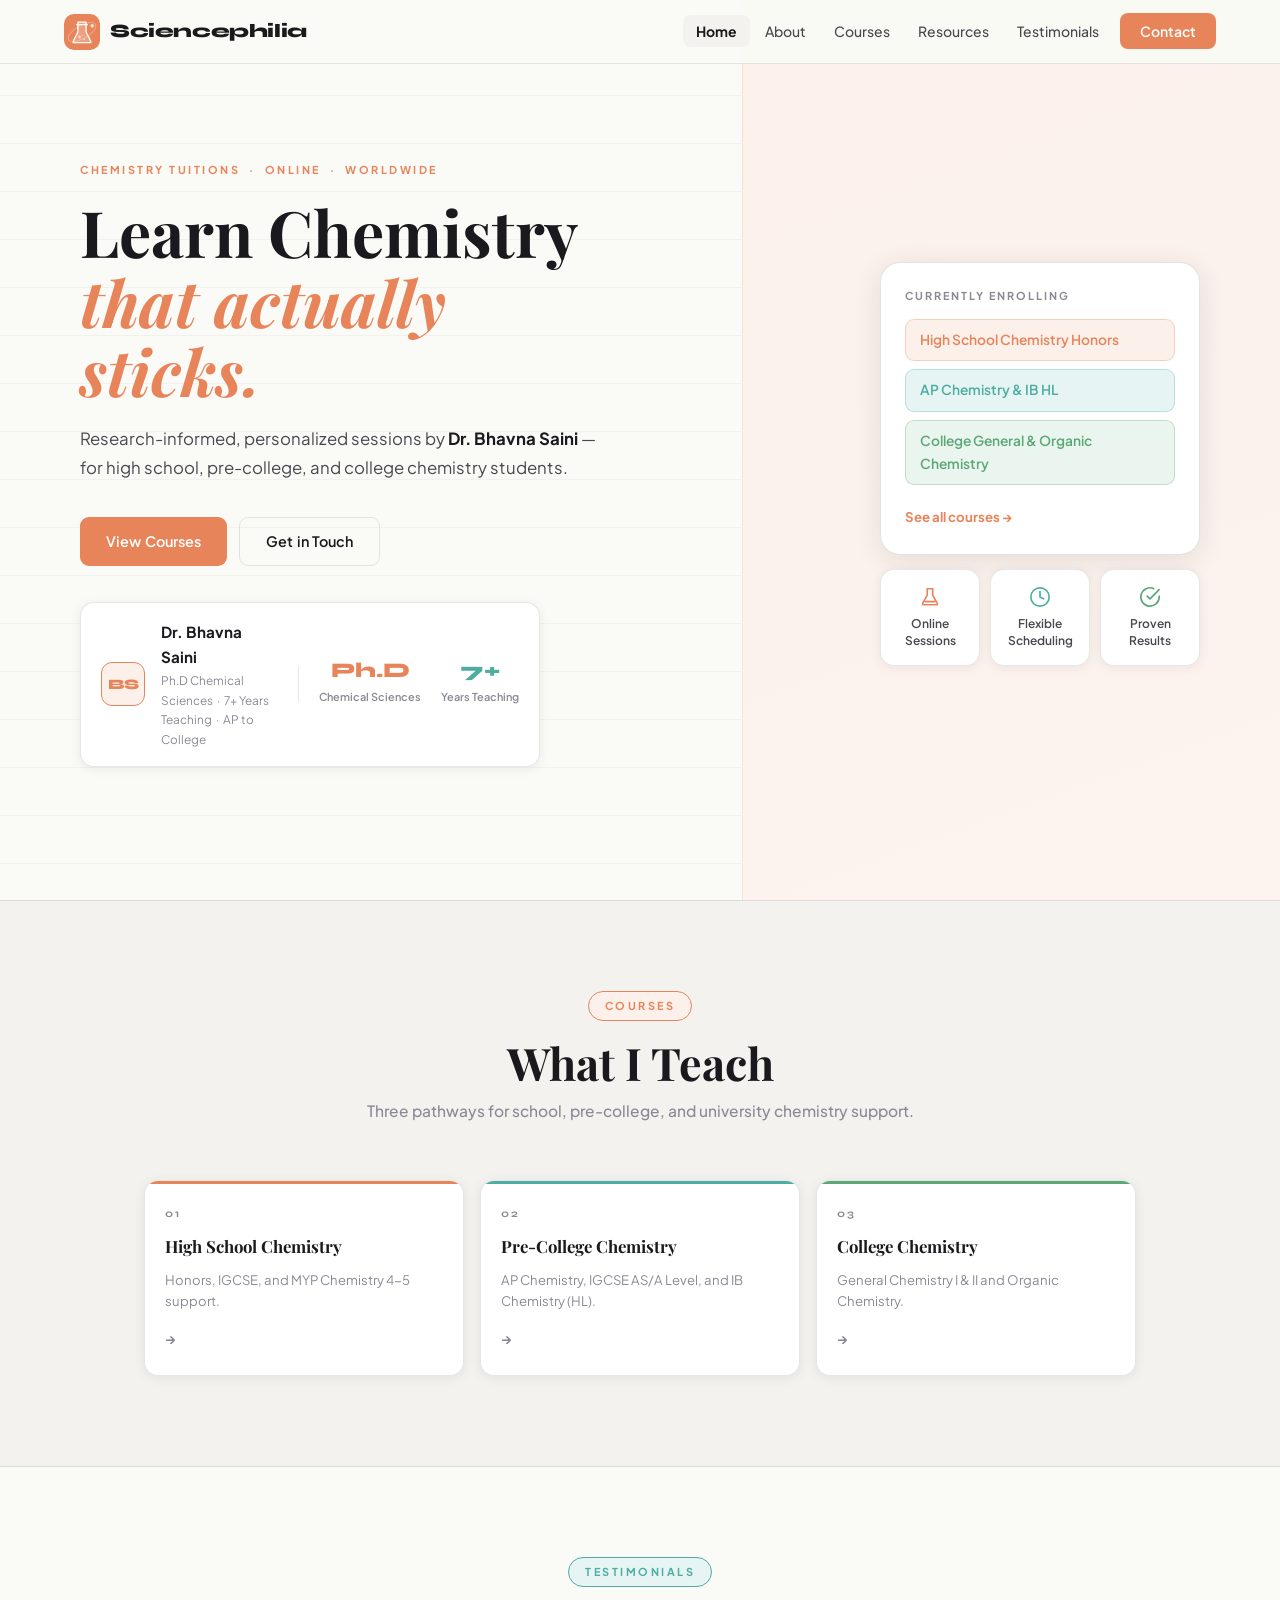
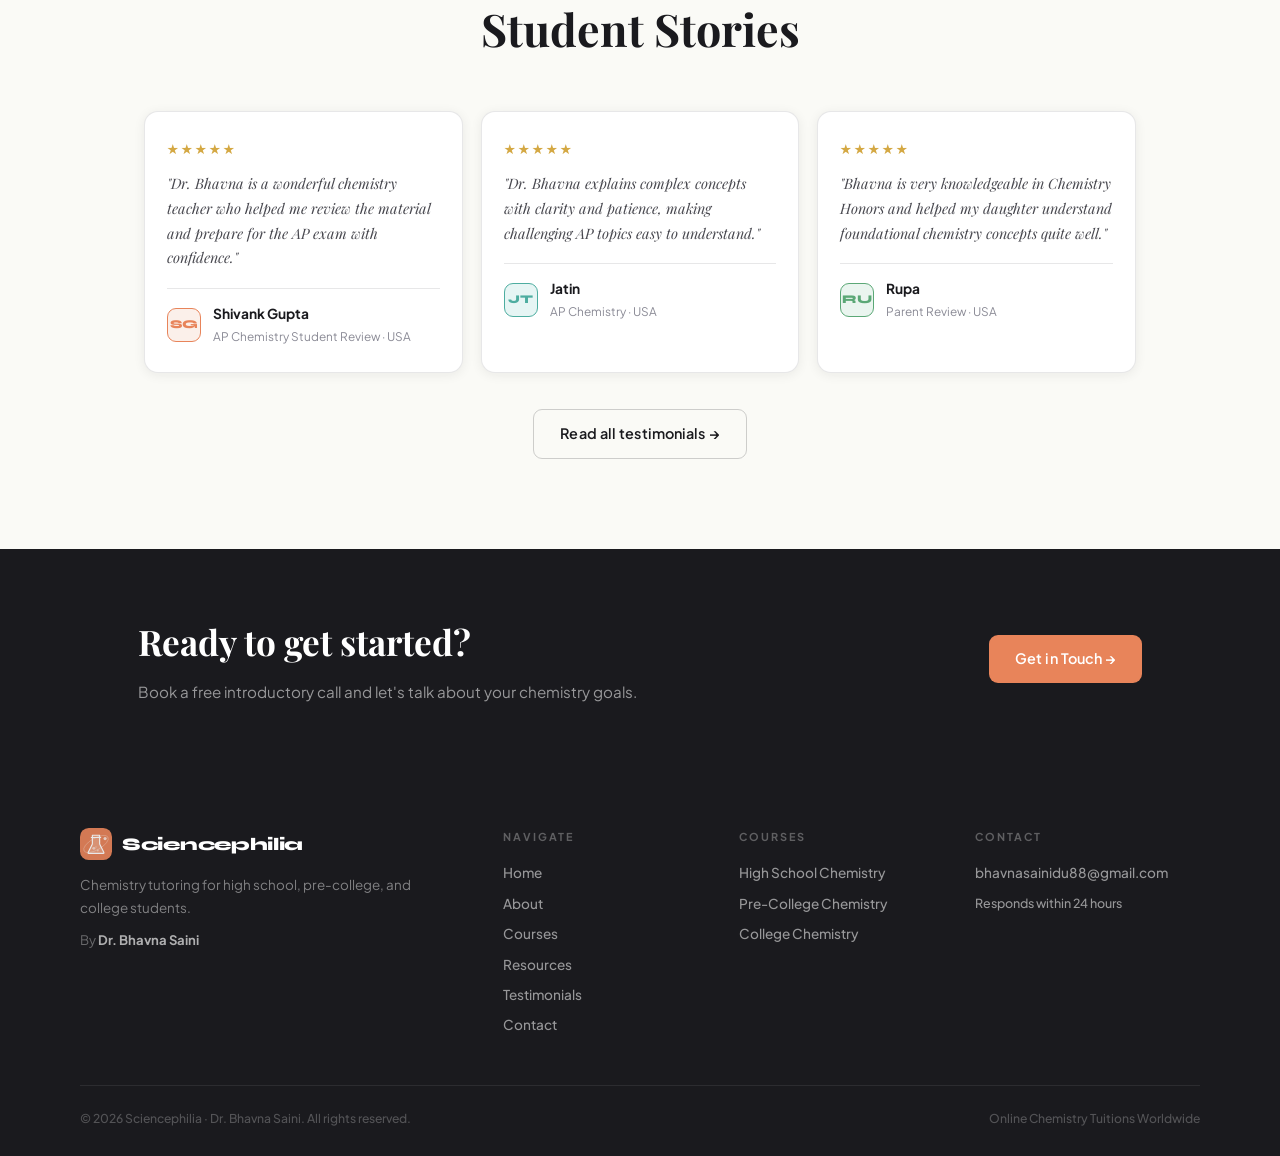
<file: index.html>
<!DOCTYPE html>
<html lang="en">
<head>
  <meta charset="UTF-8"/>
  <meta name="viewport" content="width=device-width,initial-scale=1.0"/>
  <title>Sciencephilia – Dr. Bhavna Saini</title>
  <link rel="icon" type="image/svg+xml" href="logo.svg"/>
  <link href="https://fonts.googleapis.com/css2?family=Playfair+Display:ital,wght@0,700;1,700&family=Plus+Jakarta+Sans:wght@400;500;600;700&family=Syne:wght@700;800&display=swap" rel="stylesheet"/>
  <link rel="stylesheet" href="style.css"/>
  <link rel="stylesheet" href="home.css"/>
</head>
<body>

<!-- NAVBAR -->
<nav class="navbar" id="navbar">
  <a class="nav-logo" href="index.html">
    <img class="nav-logo-img" src="logo.svg" alt="Sciencephilia logo"/>
    <span class="nav-logo-text">Sciencephilia</span>
  </a>
  <button class="hamburger" id="hamburger">&#9776;</button>
  <ul class="nav-links" id="navLinks">
    <li><a class="nav-link" href="index.html">Home</a></li>
    <li><a class="nav-link" href="about.html">About</a></li>
    <li><a class="nav-link" href="courses.html">Courses</a></li>
    <li><a class="nav-link" href="resources.html">Resources</a></li>
    <li><a class="nav-link" href="testimonials.html">Testimonials</a></li>
    <li><a class="nav-link nav-cta" href="contact.html">Contact</a></li>
  </ul>
</nav>

<!-- HERO -->
<section class="hero">
  <div class="hero-lines"></div>
  <div class="hero-slab"></div>

  <div class="hero-wrap">
    <!-- LEFT -->
    <div class="hero-left">
      <div class="hero-eyebrow">Chemistry Tuitions &nbsp;·&nbsp; Online &nbsp;·&nbsp; Worldwide</div>
      <h1 class="hero-title">
        Learn Chemistry<br/>
        <em>that actually sticks.</em>
      </h1>
      <p class="hero-sub">
        Research-informed, personalized sessions by <strong>Dr. Bhavna Saini</strong> — for high school, pre-college, and college chemistry students.
      </p>
      <div class="hero-actions">
        <a href="courses.html" class="btn btn-primary">View Courses</a>
        <a href="contact.html" class="btn btn-ghost">Get in Touch</a>
      </div>

      <!-- INLINE profile strip — integrated with left side -->
      <div class="hero-profile-strip">
        <div class="hps-avatar">BS</div>
        <div class="hps-info">
          <div class="hps-name">Dr. Bhavna Saini</div>
          <div class="hps-meta">Ph.D Chemical Sciences &nbsp;·&nbsp; 7+ Years Teaching &nbsp;·&nbsp; AP to College</div>
        </div>
        <div class="hps-divider"></div>
        <div class="hps-stats">
          <div class="hps-stat">
            <span class="hps-num" style="color:var(--orange)">Ph.D</span>
            <span class="hps-label">Chemical Sciences</span>
          </div>
          <div class="hps-stat">
            <span class="hps-num" style="color:var(--teal)">7+</span>
            <span class="hps-label">Years Teaching</span>
          </div>
        </div>
      </div>
    </div>

    <!-- RIGHT — illustrated chem card cluster -->
    <div class="hero-right">
      <div class="chem-card-main">
        <div class="ccm-label">Currently Enrolling</div>
        <div class="ccm-courses">
          <div class="ccm-course c-orange">High School Chemistry Honors</div>
          <div class="ccm-course c-teal">AP Chemistry &amp; IB HL</div>
          <div class="ccm-course c-green">College General &amp; Organic Chemistry</div>
        </div>
        <a href="courses.html" class="ccm-link">See all courses &rarr;</a>
      </div>

      <div class="chem-mini-cards">
        <div class="cmc cmc-orange">
          <div class="cmc-icon">
            <!-- beaker icon -->
            <svg width="22" height="22" viewBox="0 0 24 24" fill="none" stroke="currentColor" stroke-width="1.8" stroke-linecap="round" stroke-linejoin="round">
              <path d="M9 3h6M9 3v7l-5 9a1 1 0 0 0 .9 1.5h14.2A1 1 0 0 0 20 19l-5-9V3"/>
              <line x1="6.5" y1="17" x2="17.5" y2="17"/>
            </svg>
          </div>
          <div class="cmc-text">Online<br/>Sessions</div>
        </div>
        <div class="cmc cmc-teal">
          <div class="cmc-icon">
            <svg width="22" height="22" viewBox="0 0 24 24" fill="none" stroke="currentColor" stroke-width="1.8" stroke-linecap="round" stroke-linejoin="round">
              <circle cx="12" cy="12" r="10"/>
              <polyline points="12 6 12 12 16 14"/>
            </svg>
          </div>
          <div class="cmc-text">Flexible<br/>Scheduling</div>
        </div>
        <div class="cmc cmc-green">
          <div class="cmc-icon">
            <svg width="22" height="22" viewBox="0 0 24 24" fill="none" stroke="currentColor" stroke-width="1.8" stroke-linecap="round" stroke-linejoin="round">
              <path d="M22 11.08V12a10 10 0 1 1-5.93-9.14"/>
              <polyline points="22 4 12 14.01 9 11.01"/>
            </svg>
          </div>
          <div class="cmc-text">Proven<br/>Results</div>
        </div>
      </div>
    </div>
  </div>
</section>

<!-- COURSES STRIP -->
<section class="courses-strip">
  <div class="wrap">
    <div class="sec-header">
      <div class="sec-eyebrow ey-orange">Courses</div>
      <h2 class="sec-title">What I Teach</h2>
      <p class="sec-sub">Three pathways for school, pre-college, and university chemistry support.</p>
    </div>
    <div class="strip-grid">
      <a href="courses.html#high-school" class="strip-card sc-orange reveal">
        <div class="sc-num">01</div>
        <div class="sc-title">High School Chemistry</div>
        <div class="sc-desc">Honors, IGCSE, and MYP Chemistry 4-5 support.</div>
        <div class="sc-arrow">&rarr;</div>
      </a>
      <a href="courses.html#pre-college" class="strip-card sc-teal reveal">
        <div class="sc-num">02</div>
        <div class="sc-title">Pre-College Chemistry</div>
        <div class="sc-desc">AP Chemistry, IGCSE AS/A Level, and IB Chemistry (HL).</div>
        <div class="sc-arrow">&rarr;</div>
      </a>
      <a href="courses.html#college" class="strip-card sc-green reveal">
        <div class="sc-num">03</div>
        <div class="sc-title">College Chemistry</div>
        <div class="sc-desc">General Chemistry I &amp; II and Organic Chemistry.</div>
        <div class="sc-arrow">&rarr;</div>
      </a>
    </div>
  </div>
</section>

<!-- TESTIMONIALS PREVIEW -->
<section class="testi-preview ruled">
  <div class="wrap">
    <div class="sec-header">
      <div class="sec-eyebrow ey-teal">Testimonials</div>
      <h2 class="sec-title">Student Stories</h2>
    </div>
    <div class="tprev-grid">
      <div class="tprev-card reveal">
        <div class="tprev-stars">&#9733;&#9733;&#9733;&#9733;&#9733;</div>
        <p class="tprev-quote">"Dr. Bhavna is a wonderful chemistry teacher who helped me review the material and prepare for the AP exam with confidence."</p>
        <div class="tprev-author">
          <div class="tprev-initials" style="background:var(--orange-t);color:var(--orange);border-color:var(--orange)">SG</div>
          <div>
            <div class="tprev-name">Shivank Gupta</div>
            <div class="tprev-meta">AP Chemistry Student Review · USA</div>
          </div>
        </div>
      </div>
      <div class="tprev-card reveal">
        <div class="tprev-stars">&#9733;&#9733;&#9733;&#9733;&#9733;</div>
        <p class="tprev-quote">"Dr. Bhavna explains complex concepts with clarity and patience, making challenging AP topics easy to understand."</p>
        <div class="tprev-author">
          <div class="tprev-initials" style="background:var(--teal-t);color:var(--teal);border-color:var(--teal)">JT</div>
          <div>
            <div class="tprev-name">Jatin</div>
            <div class="tprev-meta">AP Chemistry · USA</div>
          </div>
        </div>
      </div>
      <div class="tprev-card reveal">
        <div class="tprev-stars">&#9733;&#9733;&#9733;&#9733;&#9733;</div>
        <p class="tprev-quote">"Bhavna is very knowledgeable in Chemistry Honors and helped my daughter understand foundational chemistry concepts quite well."</p>
        <div class="tprev-author">
          <div class="tprev-initials" style="background:var(--green-t);color:var(--green);border-color:var(--green)">RU</div>
          <div>
            <div class="tprev-name">Rupa</div>
            <div class="tprev-meta">Parent Review · USA</div>
          </div>
        </div>
      </div>
    </div>
    <div style="text-align:center;margin-top:36px">
      <a href="testimonials.html" class="btn btn-outline">Read all testimonials &rarr;</a>
    </div>
  </div>
</section>

<!-- CTA BANNER -->
<section class="cta-banner">
  <div class="wrap cta-inner">
    <div>
      <h2 class="cta-title">Ready to get started?</h2>
      <p class="cta-sub">Book a free introductory call and let's talk about your chemistry goals.</p>
    </div>
    <a href="contact.html" class="btn btn-primary">Get in Touch &rarr;</a>
  </div>
</section>

<!-- FOOTER -->
<footer class="footer">
  <div class="footer-inner">
    <div>
      <div class="footer-logo">
        <img class="footer-logo-img" src="logo.svg" alt=""/>
        <span class="footer-logo-text">Sciencephilia</span>
      </div>
      <p class="footer-tagline">Chemistry tutoring for high school, pre-college, and college students.</p>
      <p class="footer-by">By <strong>Dr. Bhavna Saini</strong></p>
    </div>
    <div class="footer-col">
      <div class="footer-col-head">Navigate</div>
      <a href="index.html">Home</a>
      <a href="about.html">About</a>
      <a href="courses.html">Courses</a>
      <a href="resources.html">Resources</a>
      <a href="testimonials.html">Testimonials</a>
      <a href="contact.html">Contact</a>
    </div>
    <div class="footer-col">
      <div class="footer-col-head">Courses</div>
      <a href="courses.html#high-school">High School Chemistry</a>
      <a href="courses.html#pre-college">Pre-College Chemistry</a>
      <a href="courses.html#college">College Chemistry</a>
    </div>
    <div class="footer-col">
      <div class="footer-col-head">Contact</div>
      <p>bhavnasainidu88@gmail.com</p>
      <p style="margin-top:6px;font-size:.78rem">Responds within 24 hours</p>
    </div>
  </div>
  <div class="footer-bottom">
    <span>© 2026 Sciencephilia · Dr. Bhavna Saini. All rights reserved.</span>
    <span>Online Chemistry Tuitions Worldwide</span>
  </div>
</footer>

<script src="shared.js"></script>
</body>
</html>
</file>
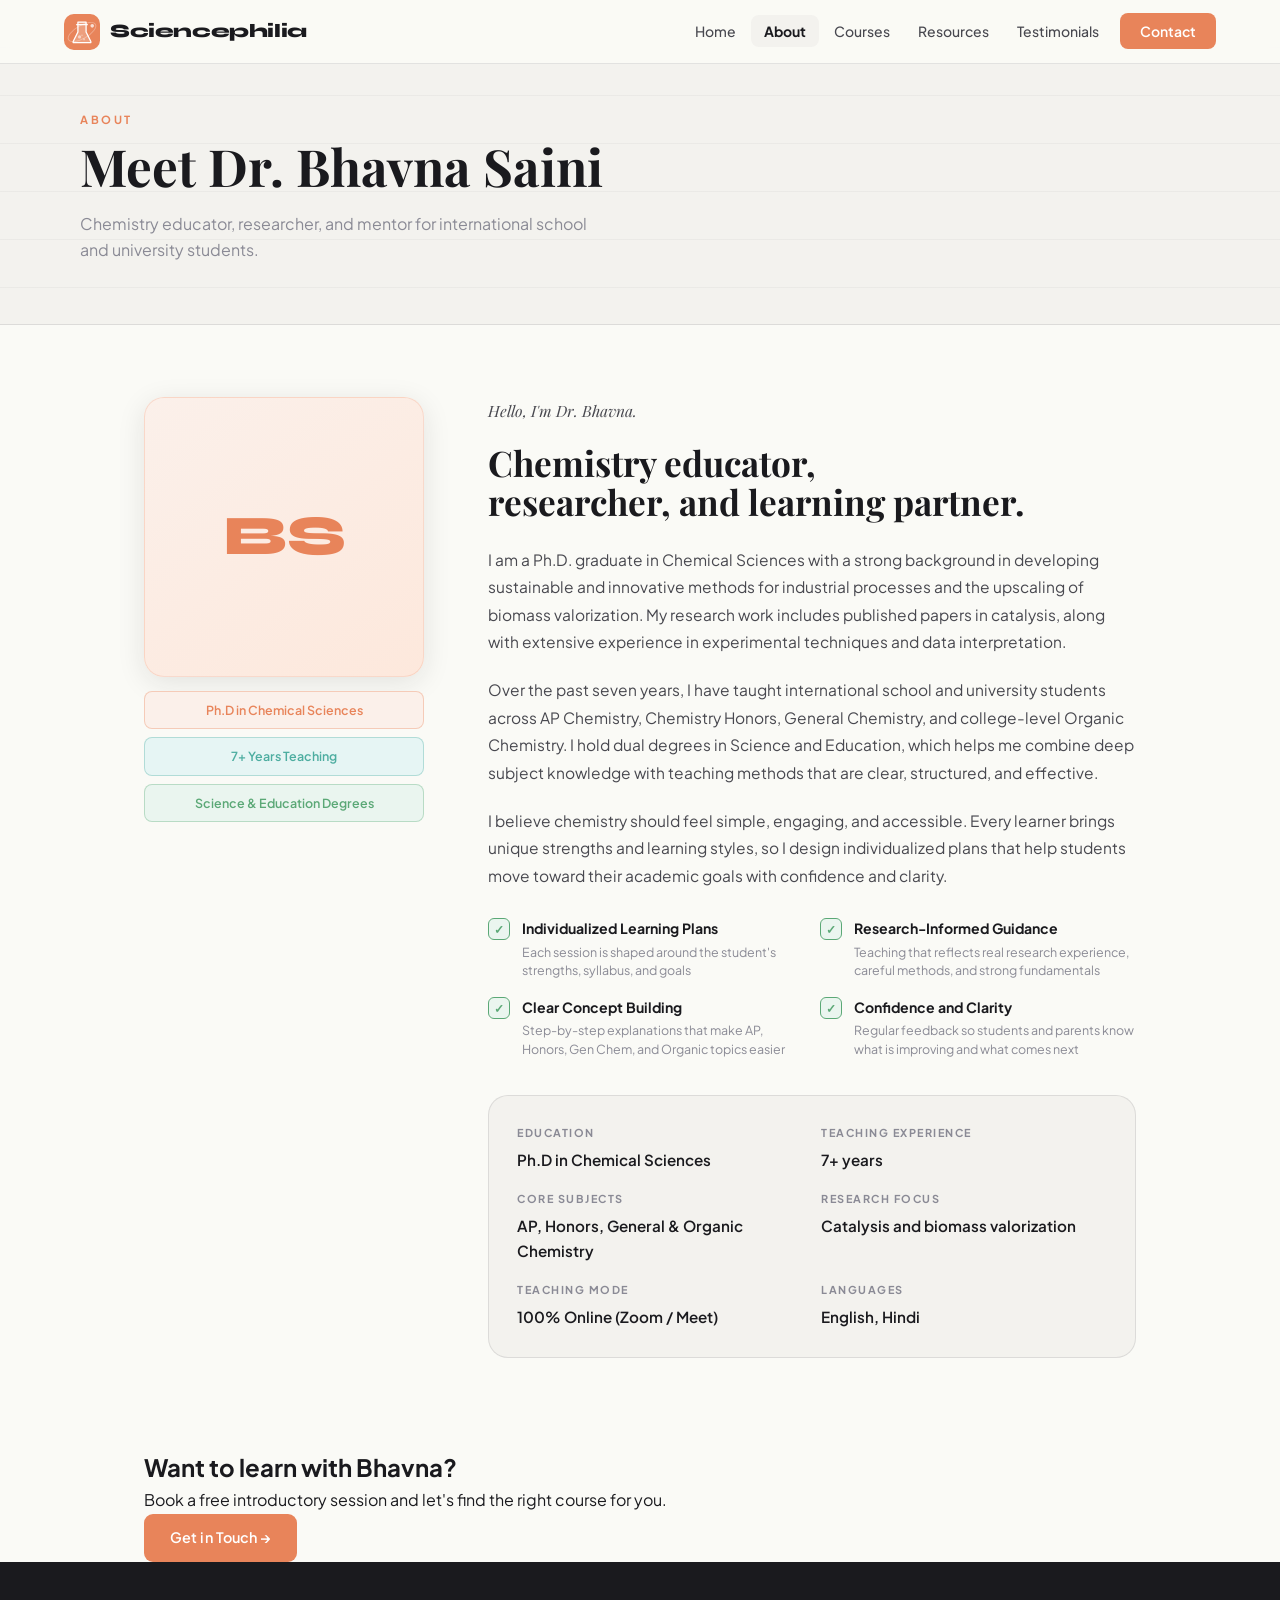
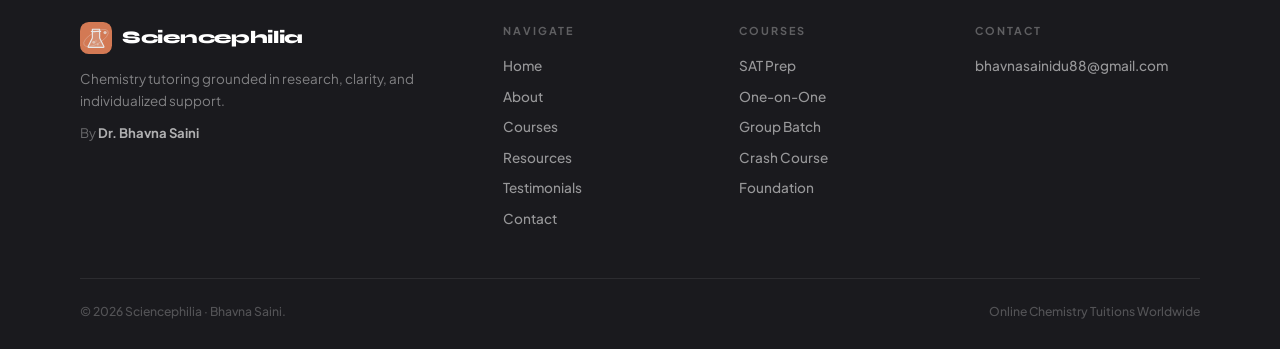
<file: about.html>
<!DOCTYPE html>
<html lang="en">
<head>
  <meta charset="UTF-8"/>
  <meta name="viewport" content="width=device-width,initial-scale=1.0"/>
  <title>About – Sciencephilia</title>
  <link rel="icon" type="image/svg+xml" href="logo.svg"/>
  <link href="https://fonts.googleapis.com/css2?family=Playfair+Display:ital,wght@0,700;1,700&family=Plus+Jakarta+Sans:wght@400;500;600;700&family=Syne:wght@700;800&display=swap" rel="stylesheet"/>
  <link rel="stylesheet" href="style.css"/>
  <style>
    /* ── About page styles ── */
    .about-layout{display:grid;grid-template-columns:280px 1fr;gap:64px;align-items:start;padding:72px 0 90px}
    .about-sidebar{display:flex;flex-direction:column;gap:14px;position:sticky;top:84px}
    .portrait-box{
      width:100%;aspect-ratio:1;border-radius:20px;
      background:linear-gradient(145deg,var(--orange-t),#fde8dc);
      border:1px solid rgba(232,132,90,.2);
      display:flex;align-items:center;justify-content:center;
      font-family:'Syne',sans-serif;font-size:3.5rem;font-weight:800;
      color:var(--orange);box-shadow:var(--shadow-md);
    }
    .p-chips{display:flex;flex-direction:column;gap:8px}
    .p-chip{
      font-size:.78rem;font-weight:600;padding:8px 14px;border-radius:8px;
      text-align:center;border:1.5px solid;
    }
    .pc-o{background:var(--orange-t);color:var(--orange);border-color:rgba(232,132,90,.35)}
    .pc-t{background:var(--teal-t);  color:var(--teal);  border-color:rgba(77,173,160,.35)}
    .pc-g{background:var(--green-t); color:var(--green); border-color:rgba(91,168,118,.35)}

    .about-body p{font-size:.97rem;color:var(--ink-mid);line-height:1.78;margin-bottom:20px}
    .about-body em{color:var(--ink);font-style:italic}
    .about-body strong{color:var(--ink);font-weight:700}
    .about-greeting{
      font-family:var(--font-display);font-style:italic;
      font-size:1.4rem;color:var(--orange);margin-bottom:6px;
    }
    .about-name-head{
      font-family:var(--font-display);font-size:2.2rem;font-weight:700;
      color:var(--ink);margin-bottom:24px;line-height:1.1;
    }
    .about-checks{display:grid;grid-template-columns:1fr 1fr;gap:16px;margin:28px 0}
    .ac-item{display:flex;gap:12px;align-items:flex-start}
    .ac-check{
      width:22px;height:22px;border-radius:6px;flex-shrink:0;margin-top:1px;
      background:var(--green-t);border:1.5px solid var(--green);
      color:var(--green);font-size:.78rem;font-weight:700;
      display:flex;align-items:center;justify-content:center;
    }
    .ac-title{font-weight:700;font-size:.88rem;color:var(--ink);margin-bottom:2px}
    .ac-sub{font-size:.78rem;color:var(--ink-soft);line-height:1.5}

    .fun-facts{
      background:var(--paper-2);border:1px solid var(--line);
      border-radius:var(--radius-lg);padding:28px;
      display:grid;grid-template-columns:1fr 1fr;gap:18px;
      margin-top:36px;
    }
    .ff-item{display:flex;flex-direction:column;gap:5px}
    .ff-label{font-size:.68rem;font-weight:700;letter-spacing:1.5px;text-transform:uppercase;color:var(--ink-soft)}
    .ff-val{font-size:.95rem;font-weight:600;color:var(--ink)}

    @media(max-width:860px){
      .about-layout{grid-template-columns:1fr;gap:40px}
      .about-sidebar{position:static;flex-direction:row;flex-wrap:wrap;align-items:flex-start}
      .portrait-box{width:180px;font-size:2.5rem}
      .about-checks{grid-template-columns:1fr}
      .fun-facts{grid-template-columns:1fr}
    }
  </style>
</head>
<body>
<nav class="navbar" id="navbar">
  <a class="nav-logo" href="index.html">
    <img class="nav-logo-img" src="logo.svg" alt="Sciencephilia logo"/>
    <span class="nav-logo-text">Sciencephilia</span>
  </a>
  <button class="hamburger" id="hamburger">&#9776;</button>
  <ul class="nav-links" id="navLinks">
    <li><a class="nav-link" href="index.html">Home</a></li>
    <li><a class="nav-link active" href="about.html">About</a></li>
    <li><a class="nav-link" href="courses.html">Courses</a></li>
    <li><a class="nav-link" href="resources.html">Resources</a></li>
    <li><a class="nav-link" href="testimonials.html">Testimonials</a></li>
    <li><a class="nav-link nav-cta" href="contact.html">Contact</a></li>
  </ul>
</nav>

<div class="page-hero">
  <div class="page-hero-inner">
    <div class="page-hero-eyebrow">About</div>
    <h1 class="page-hero-title">Meet Dr. Bhavna Saini</h1>
    <p class="page-hero-sub">Chemistry educator, researcher, and mentor for international school and university students.</p>
  </div>
</div>

<div class="wrap">
  <div class="about-layout">
    <div class="about-sidebar">
      <div class="portrait-box">BS</div>
      <div class="p-chips">
        <div class="p-chip pc-o">Ph.D in Chemical Sciences</div>
        <div class="p-chip pc-t">7+ Years Teaching</div>
        <div class="p-chip pc-g">Science &amp; Education Degrees</div>
      </div>
    </div>

    <div class="about-body">
      <p class="about-greeting">Hello, I'm Dr. Bhavna.</p>
      <h2 class="about-name-head">Chemistry educator,<br/>researcher, and learning partner.</h2>
      <p>I am a Ph.D. graduate in Chemical Sciences with a strong background in developing sustainable and innovative methods for industrial processes and the upscaling of biomass valorization. My research work includes published papers in catalysis, along with extensive experience in experimental techniques and data interpretation.</p>
      <p>Over the past seven years, I have taught international school and university students across AP Chemistry, Chemistry Honors, General Chemistry, and college-level Organic Chemistry. I hold dual degrees in Science and Education, which helps me combine deep subject knowledge with teaching methods that are clear, structured, and effective.</p>
      <p>I believe chemistry should feel simple, engaging, and accessible. Every learner brings unique strengths and learning styles, so I design individualized plans that help students move toward their academic goals with confidence and clarity.</p>

      <div class="about-checks">
        <div class="ac-item reveal">
          <div class="ac-check">&#10003;</div>
          <div>
            <div class="ac-title">Individualized Learning Plans</div>
            <div class="ac-sub">Each session is shaped around the student's strengths, syllabus, and goals</div>
          </div>
        </div>
        <div class="ac-item reveal">
          <div class="ac-check">&#10003;</div>
          <div>
            <div class="ac-title">Research-Informed Guidance</div>
            <div class="ac-sub">Teaching that reflects real research experience, careful methods, and strong fundamentals</div>
          </div>
        </div>
        <div class="ac-item reveal">
          <div class="ac-check">&#10003;</div>
          <div>
            <div class="ac-title">Clear Concept Building</div>
            <div class="ac-sub">Step-by-step explanations that make AP, Honors, Gen Chem, and Organic topics easier</div>
          </div>
        </div>
        <div class="ac-item reveal">
          <div class="ac-check">&#10003;</div>
          <div>
            <div class="ac-title">Confidence and Clarity</div>
            <div class="ac-sub">Regular feedback so students and parents know what is improving and what comes next</div>
          </div>
        </div>
      </div>

      <div class="fun-facts reveal">
        <div class="ff-item">
          <div class="ff-label">Education</div>
          <div class="ff-val">Ph.D in Chemical Sciences</div>
        </div>
        <div class="ff-item">
          <div class="ff-label">Teaching Experience</div>
          <div class="ff-val">7+ years</div>
        </div>
        <div class="ff-item">
          <div class="ff-label">Core Subjects</div>
          <div class="ff-val">AP, Honors, General &amp; Organic Chemistry</div>
        </div>
        <div class="ff-item">
          <div class="ff-label">Research Focus</div>
          <div class="ff-val">Catalysis and biomass valorization</div>
        </div>
        <div class="ff-item">
          <div class="ff-label">Teaching Mode</div>
          <div class="ff-val">100% Online (Zoom / Meet)</div>
        </div>
        <div class="ff-item">
          <div class="ff-label">Languages</div>
          <div class="ff-val">English, Hindi</div>
        </div>
      </div>
    </div>
  </div>
</div>

<section class="cta-banner">
  <div class="wrap cta-inner">
    <div>
      <h2 class="cta-title">Want to learn with Bhavna?</h2>
      <p class="cta-sub">Book a free introductory session and let's find the right course for you.</p>
    </div>
    <a href="contact.html" class="btn btn-primary">Get in Touch &rarr;</a>
  </div>
</section>

<footer class="footer">
  <div class="footer-inner">
    <div>
      <div class="footer-logo">
        <img class="footer-logo-img" src="logo.svg" alt=""/>
        <span class="footer-logo-text">Sciencephilia</span>
      </div>
      <p class="footer-tagline">Chemistry tutoring grounded in research, clarity, and individualized support.</p>
      <p class="footer-by">By <strong>Dr. Bhavna Saini</strong></p>
    </div>
    <div class="footer-col">
      <div class="footer-col-head">Navigate</div>
      <a href="index.html">Home</a><a href="about.html">About</a>
      <a href="courses.html">Courses</a><a href="resources.html">Resources</a>
      <a href="testimonials.html">Testimonials</a><a href="contact.html">Contact</a>
    </div>
    <div class="footer-col">
      <div class="footer-col-head">Courses</div>
      <a href="courses.html#sat">SAT Prep</a><a href="courses.html#one-on-one">One-on-One</a>
      <a href="courses.html#group">Group Batch</a><a href="courses.html#crash">Crash Course</a>
      <a href="courses.html#foundation">Foundation</a>
    </div>
    <div class="footer-col">
      <div class="footer-col-head">Contact</div>
      <p>bhavnasainidu88@gmail.com</p>
    </div>
  </div>
  <div class="footer-bottom">
    <span>© 2026 Sciencephilia · Bhavna Saini.</span>
    <span>Online Chemistry Tuitions Worldwide</span>
  </div>
</footer>
<script src="shared.js"></script>
</body>
</html>
</file>
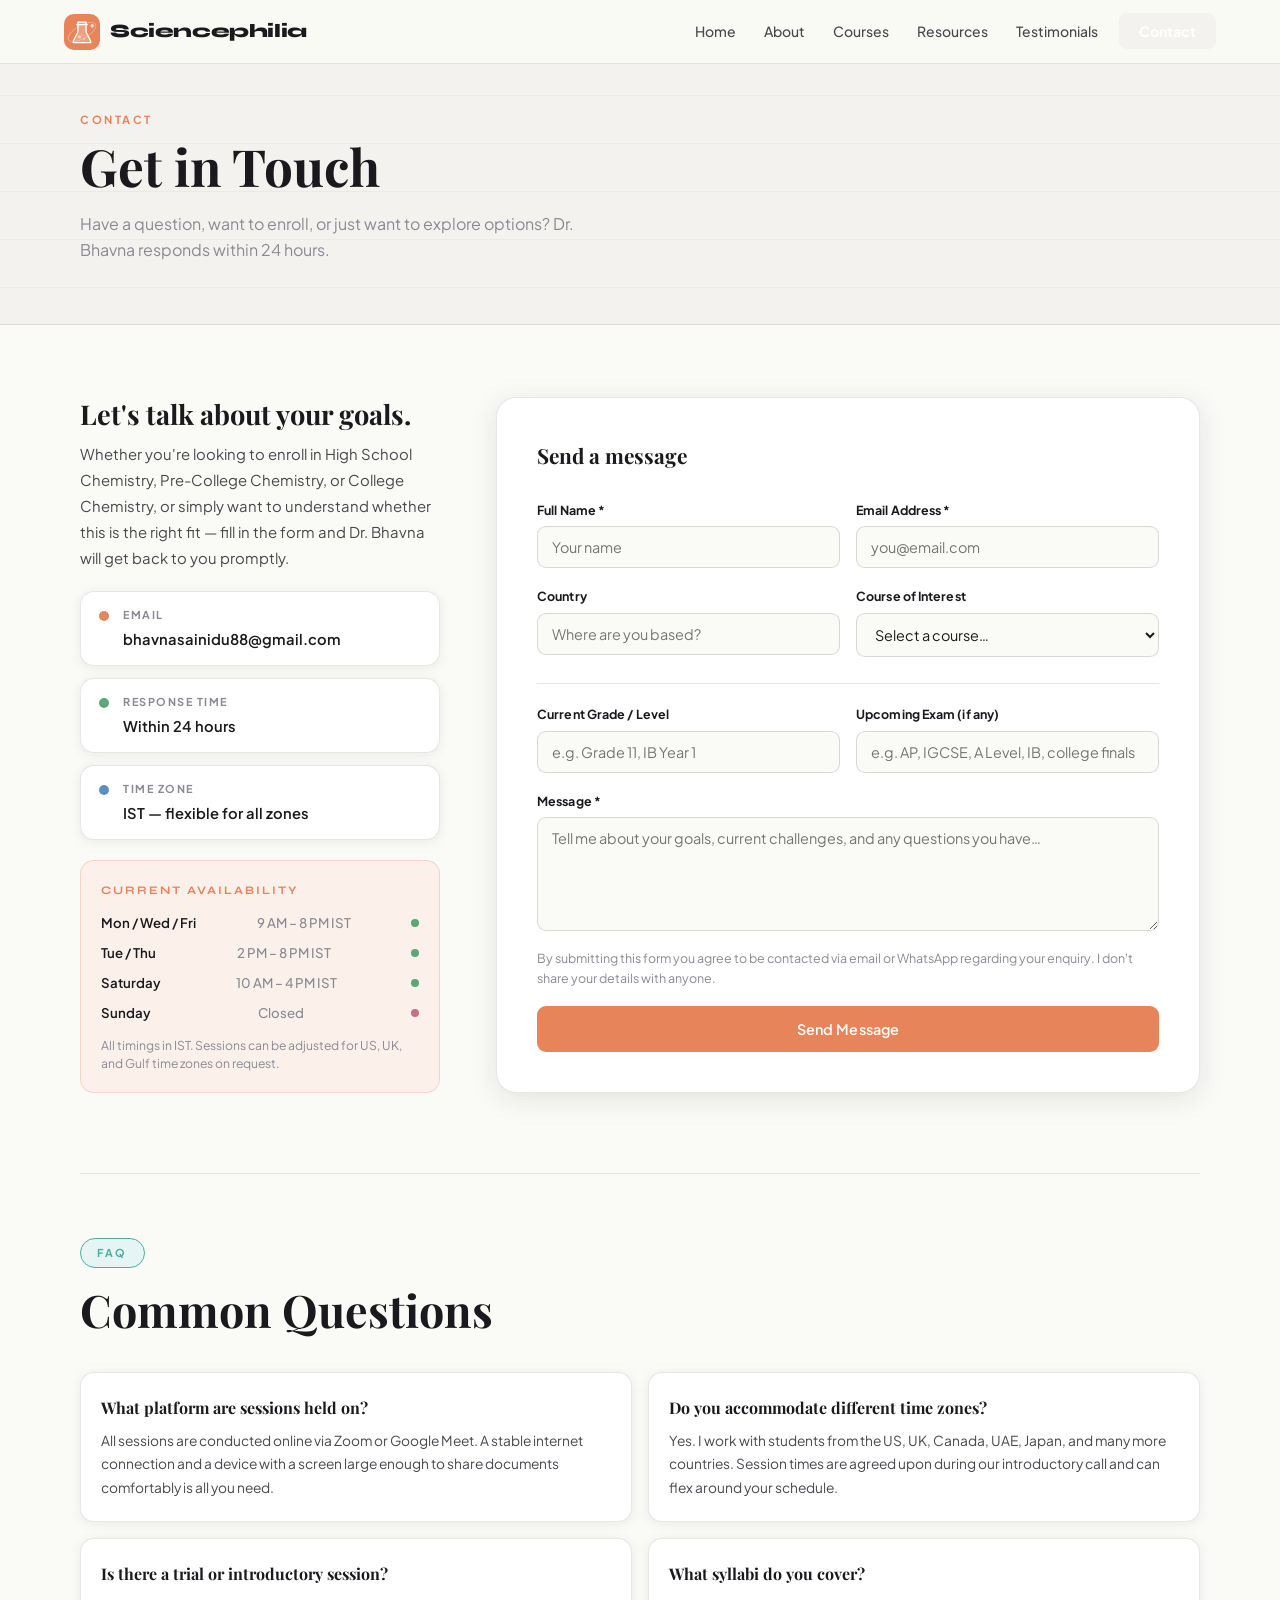
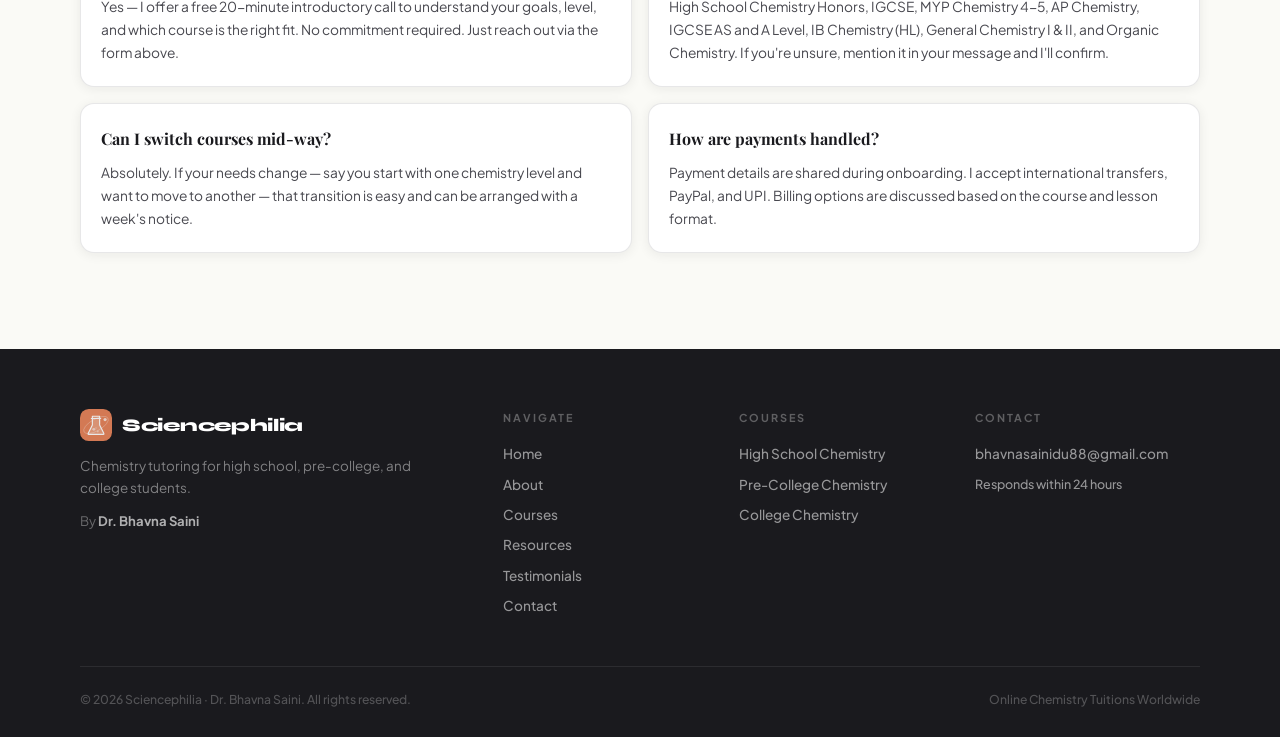
<file: contact.html>
<!DOCTYPE html>
<html lang="en">
<head>
  <meta charset="UTF-8"/>
  <meta name="viewport" content="width=device-width,initial-scale=1.0"/>
  <title>Contact – Dr. Bhavna Saini</title>
  <link rel="icon" type="image/svg+xml" href="logo.svg"/>
  <link href="https://fonts.googleapis.com/css2?family=Playfair+Display:ital,wght@0,700;1,700&family=Plus+Jakarta+Sans:wght@400;500;600;700&family=Syne:wght@700;800&display=swap" rel="stylesheet"/>
  <link rel="stylesheet" href="style.css"/>
  <style>
    /* ── Contact page ── */
    .contact-body { padding: 72px 0 96px; }

    .contact-layout {
      display: grid;
      grid-template-columns: 360px 1fr;
      gap: 56px;
      align-items: start;
    }

    /* Left panel */
    .contact-left { display: flex; flex-direction: column; gap: 20px; }

    .cl-intro-title {
      font-family: var(--font-display);
      font-size: 1.7rem;
      font-weight: 700;
      color: var(--ink);
      line-height: 1.25;
      margin-bottom: 10px;
    }
    .cl-intro-text {
      font-size: .93rem;
      color: var(--ink-mid);
      line-height: 1.75;
    }

    .contact-details { display: flex; flex-direction: column; gap: 12px; }
    .cd-item {
      display: flex;
      align-items: flex-start;
      gap: 14px;
      background: #fff;
      border: 1px solid var(--line);
      border-radius: var(--radius);
      padding: 14px 18px;
      box-shadow: var(--shadow);
      transition: box-shadow .18s;
    }
    .cd-item:hover { box-shadow: var(--shadow-md); }
    .cd-dot {
      width: 10px; height: 10px;
      border-radius: 50%;
      flex-shrink: 0;
      margin-top: 5px;
    }
    .cd-label {
      font-size: .68rem; font-weight: 700;
      letter-spacing: 1.5px; text-transform: uppercase;
      color: var(--ink-soft); margin-bottom: 3px;
    }
    .cd-val { font-size: .92rem; font-weight: 600; color: var(--ink); }

    /* availability card */
    .avail-card {
      background: var(--orange-t);
      border: 1px solid rgba(232,132,90,.25);
      border-radius: var(--radius);
      padding: 20px 20px;
    }
    .avail-title {
      font-family: 'Syne', sans-serif;
      font-size: .72rem; font-weight: 700;
      letter-spacing: 2px; text-transform: uppercase;
      color: var(--orange); margin-bottom: 12px;
    }
    .avail-slots { display: flex; flex-direction: column; gap: 8px; }
    .avail-slot {
      display: flex; justify-content: space-between; align-items: center;
      font-size: .83rem;
    }
    .avail-day { font-weight: 600; color: var(--ink); }
    .avail-time { color: var(--ink-soft); font-weight: 500; }
    .avail-dot-open  { width: 8px; height: 8px; border-radius: 50%; background: var(--green); }
    .avail-dot-full  { width: 8px; height: 8px; border-radius: 50%; background: var(--rose); }
    .avail-note {
      font-size: .76rem; color: var(--ink-soft);
      margin-top: 12px; line-height: 1.5;
    }

    /* Form */
    .contact-form {
      background: #fff;
      border: 1px solid var(--line);
      border-radius: var(--radius-lg);
      padding: 40px;
      box-shadow: var(--shadow-md);
    }
    .form-title {
      font-family: var(--font-display);
      font-size: 1.3rem; font-weight: 700;
      color: var(--ink); margin-bottom: 28px;
    }
    .form-row {
      display: grid;
      grid-template-columns: 1fr 1fr;
      gap: 16px;
    }
    .form-group {
      display: flex; flex-direction: column; gap: 6px;
      margin-bottom: 18px;
    }
    .form-group.full { grid-column: span 2; }
    .form-group label {
      font-size: .78rem; font-weight: 700;
      color: var(--ink); letter-spacing: .1px;
    }
    .form-group input,
    .form-group select,
    .form-group textarea {
      padding: 11px 14px;
      border: 1.5px solid rgba(26,26,30,.15);
      border-radius: 9px;
      font-family: var(--font-ui);
      font-size: .9rem;
      color: var(--ink);
      background: var(--paper);
      outline: none;
      transition: border-color .18s, box-shadow .18s;
      resize: vertical;
    }
    .form-group input:focus,
    .form-group select:focus,
    .form-group textarea:focus {
      border-color: var(--orange);
      box-shadow: 0 0 0 3px rgba(232,132,90,.12);
    }
    .form-group select { cursor: pointer; }

    .form-divider {
      border: none;
      border-top: 1px solid var(--line);
      margin: 8px 0 20px;
    }

    .form-note {
      font-size: .78rem; color: var(--ink-soft);
      margin-bottom: 18px; line-height: 1.55;
    }

    .form-success {
      display: none;
      margin-top: 14px;
      padding: 13px 16px;
      background: var(--green-t);
      border: 1.5px solid var(--green);
      border-radius: 9px;
      font-size: .88rem; font-weight: 600;
      color: var(--green);
      text-align: center;
    }

    /* FAQ strip */
    .faq-section {
      margin-top: 80px;
      padding-top: 64px;
      border-top: 1px solid var(--line);
    }
    .faq-grid {
      display: grid;
      grid-template-columns: 1fr 1fr;
      gap: 16px;
      margin-top: 36px;
    }
    .faq-item {
      background: #fff;
      border: 1px solid var(--line);
      border-radius: var(--radius);
      padding: 22px 20px;
      box-shadow: var(--shadow);
    }
    .faq-q {
      font-family: var(--font-display);
      font-size: 1rem; font-weight: 700;
      color: var(--ink); margin-bottom: 8px;
    }
    .faq-a { font-size: .86rem; color: var(--ink-mid); line-height: 1.68; }

    @media(max-width: 960px) {
      .contact-layout { grid-template-columns: 1fr; }
      .contact-left { order: 2; }
      .contact-form { order: 1; }
    }
    @media(max-width: 640px) {
      .contact-form { padding: 28px 20px; }
      .form-row { grid-template-columns: 1fr; }
      .form-group.full { grid-column: span 1; }
      .faq-grid { grid-template-columns: 1fr; }
    }
  </style>
</head>
<body>

<nav class="navbar" id="navbar">
  <a class="nav-logo" href="index.html">
    <img class="nav-logo-img" src="logo.svg" alt="Sciencephilia logo"/>
    <span class="nav-logo-text">Sciencephilia</span>
  </a>
  <button class="hamburger" id="hamburger">&#9776;</button>
  <ul class="nav-links" id="navLinks">
    <li><a class="nav-link" href="index.html">Home</a></li>
    <li><a class="nav-link" href="about.html">About</a></li>
    <li><a class="nav-link" href="courses.html">Courses</a></li>
    <li><a class="nav-link" href="resources.html">Resources</a></li>
    <li><a class="nav-link" href="testimonials.html">Testimonials</a></li>
    <li><a class="nav-link nav-cta active" href="contact.html">Contact</a></li>
  </ul>
</nav>

<div class="page-hero">
  <div class="page-hero-inner">
    <div class="page-hero-eyebrow">Contact</div>
    <h1 class="page-hero-title">Get in Touch</h1>
    <p class="page-hero-sub">Have a question, want to enroll, or just want to explore options? Dr. Bhavna responds within 24 hours.</p>
  </div>
</div>

<div class="wrap contact-body">
  <div class="contact-layout">

    <!-- LEFT -->
    <div class="contact-left">
      <div>
        <h3 class="cl-intro-title">Let's talk about your goals.</h3>
        <p class="cl-intro-text">Whether you're looking to enroll in High School Chemistry, Pre-College Chemistry, or College Chemistry, or simply want to understand whether this is the right fit — fill in the form and Dr. Bhavna will get back to you promptly.</p>
      </div>

      <div class="contact-details">
        <div class="cd-item reveal">
          <div class="cd-dot" style="background:var(--orange)"></div>
          <div>
            <div class="cd-label">Email</div>
            <div class="cd-val">bhavnasainidu88@gmail.com</div>
          </div>
        </div>
        <div class="cd-item reveal">
          <div class="cd-dot" style="background:var(--green)"></div>
          <div>
            <div class="cd-label">Response Time</div>
            <div class="cd-val">Within 24 hours</div>
          </div>
        </div>
        <div class="cd-item reveal">
          <div class="cd-dot" style="background:var(--blue)"></div>
          <div>
            <div class="cd-label">Time Zone</div>
            <div class="cd-val">IST — flexible for all zones</div>
          </div>
        </div>
      </div>

      <!-- Availability card -->
      <div class="avail-card reveal">
        <div class="avail-title">Current Availability</div>
        <div class="avail-slots">
          <div class="avail-slot">
            <span class="avail-day">Mon / Wed / Fri</span>
            <span class="avail-time">9 AM – 8 PM IST</span>
            <span class="avail-dot-open"></span>
          </div>
          <div class="avail-slot">
            <span class="avail-day">Tue / Thu</span>
            <span class="avail-time">2 PM – 8 PM IST</span>
            <span class="avail-dot-open"></span>
          </div>
          <div class="avail-slot">
            <span class="avail-day">Saturday</span>
            <span class="avail-time">10 AM – 4 PM IST</span>
            <span class="avail-dot-open"></span>
          </div>
          <div class="avail-slot">
            <span class="avail-day">Sunday</span>
            <span class="avail-time">Closed</span>
            <span class="avail-dot-full"></span>
          </div>
        </div>
        <p class="avail-note">All timings in IST. Sessions can be adjusted for US, UK, and Gulf time zones on request.</p>
      </div>
    </div>

    <!-- FORM -->
    <form class="contact-form" id="contactForm" name="google-sheet" method="POST" action="https://script.google.com/macros/s/AKfycbxDrV48tOtl3YgDbxyCpSxi79taDVNPjzyuiLZWNkv-qjJkhs85dG7CG58PtXt9f8z1/exec">
      <div class="form-title">Send a message</div>

      <div class="form-row">
        <div class="form-group">
          <label for="name">Full Name *</label>
          <input class="form-control" type="text" name="name" id="name" placeholder="Your name" required/>
        </div>
        <div class="form-group">
          <label for="email">Email Address *</label>
          <input class="form-control" type="email" name="email" id="email" placeholder="you@email.com" required/>
        </div>
      </div>

      <div class="form-row">
        <div class="form-group">
          <label for="country">Country</label>
          <input class="form-control" type="text" name="country" id="country" placeholder="Where are you based?"/>
        </div>
        <div class="form-group">
          <label for="course">Course of Interest</label>
          <select class="form-control" name="course" id="course">
            <option value="">Select a course…</option>
            <option value="High School Chemistry Honors">High School Chemistry Honors</option>
            <option value="IGCSE Chemistry">IGCSE Chemistry</option>
            <option value="MYP Chemistry 4-5">MYP Chemistry 4-5</option>
            <option value="AP Chemistry">AP Chemistry</option>
            <option value="IGCSE AS and A Level">IGCSE AS and A Level</option>
            <option value="IB Chemistry (HL)">IB Chemistry (HL)</option>
            <option value="General Chemistry I">General Chemistry I</option>
            <option value="General Chemistry II">General Chemistry II</option>
            <option value="Organic Chemistry">Organic Chemistry</option>
            <option value="Not sure yet">Not sure yet</option>
          </select>
        </div>
      </div>

      <hr class="form-divider"/>

      <div class="form-row">
        <div class="form-group">
          <label for="level">Current Grade / Level</label>
          <input class="form-control" type="text" name="level" id="level" placeholder="e.g. Grade 11, IB Year 1"/>
        </div>
        <div class="form-group">
          <label for="exam">Upcoming Exam (if any)</label>
          <input class="form-control" type="text" name="exam" id="exam" placeholder="e.g. AP, IGCSE, A Level, IB, college finals"/>
        </div>
      </div>

      <div class="form-group full">
        <label for="message">Message *</label>
        <textarea class="form-control" name="message" id="message" rows="5" placeholder="Tell me about your goals, current challenges, and any questions you have…" required></textarea>
      </div>

      <p class="form-note">By submitting this form you agree to be contacted via email or WhatsApp regarding your enquiry. I don't share your details with anyone.</p>

      <button type="submit" class="btn btn-primary btn-full">Send Message</button>
      <div class="form-success" id="formSuccess">
        Message received — I'll be in touch within 24 hours.
      </div>
    </form>

  </div>

  <!-- FAQ -->
  <div class="faq-section">
    <div class="sec-header" style="text-align:left;margin-bottom:0">
      <div class="sec-eyebrow ey-teal">FAQ</div>
      <h2 class="sec-title">Common Questions</h2>
    </div>
    <div class="faq-grid">
      <div class="faq-item reveal">
        <div class="faq-q">What platform are sessions held on?</div>
        <div class="faq-a">All sessions are conducted online via Zoom or Google Meet. A stable internet connection and a device with a screen large enough to share documents comfortably is all you need.</div>
      </div>
      <div class="faq-item reveal">
        <div class="faq-q">Do you accommodate different time zones?</div>
        <div class="faq-a">Yes. I work with students from the US, UK, Canada, UAE, Japan, and many more countries. Session times are agreed upon during our introductory call and can flex around your schedule.</div>
      </div>
      <div class="faq-item reveal">
        <div class="faq-q">Is there a trial or introductory session?</div>
        <div class="faq-a">Yes — I offer a free 20-minute introductory call to understand your goals, level, and which course is the right fit. No commitment required. Just reach out via the form above.</div>
      </div>
      <div class="faq-item reveal">
        <div class="faq-q">What syllabi do you cover?</div>
        <div class="faq-a">High School Chemistry Honors, IGCSE, MYP Chemistry 4-5, AP Chemistry, IGCSE AS and A Level, IB Chemistry (HL), General Chemistry I & II, and Organic Chemistry. If you're unsure, mention it in your message and I'll confirm.</div>
      </div>
      <div class="faq-item reveal">
        <div class="faq-q">Can I switch courses mid-way?</div>
        <div class="faq-a">Absolutely. If your needs change — say you start with one chemistry level and want to move to another — that transition is easy and can be arranged with a week's notice.</div>
      </div>
      <div class="faq-item reveal">
        <div class="faq-q">How are payments handled?</div>
        <div class="faq-a">Payment details are shared during onboarding. I accept international transfers, PayPal, and UPI. Billing options are discussed based on the course and lesson format.</div>
      </div>
    </div>
  </div>

</div>

<footer class="footer">
  <div class="footer-inner">
    <div>
      <div class="footer-logo">
        <img class="footer-logo-img" src="logo.svg" alt=""/>
        <span class="footer-logo-text">Sciencephilia</span>
      </div>
      <p class="footer-tagline">Chemistry tutoring for high school, pre-college, and college students.</p>
      <p class="footer-by">By <strong>Dr. Bhavna Saini</strong></p>
    </div>
    <div class="footer-col">
      <div class="footer-col-head">Navigate</div>
      <a href="index.html">Home</a>
      <a href="about.html">About</a>
      <a href="courses.html">Courses</a>
      <a href="resources.html">Resources</a>
      <a href="testimonials.html">Testimonials</a>
      <a href="contact.html">Contact</a>
    </div>
    <div class="footer-col">
      <div class="footer-col-head">Courses</div>
      <a href="courses.html#high-school">High School Chemistry</a>
      <a href="courses.html#pre-college">Pre-College Chemistry</a>
      <a href="courses.html#college">College Chemistry</a>
    </div>
    <div class="footer-col">
      <div class="footer-col-head">Contact</div>
      <p>bhavnasainidu88@gmail.com</p>
      <p style="margin-top:6px;font-size:.78rem">Responds within 24 hours</p>
    </div>
  </div>
  <div class="footer-bottom">
    <span>© 2026 Sciencephilia · Dr. Bhavna Saini. All rights reserved.</span>
    <span>Online Chemistry Tuitions Worldwide</span>
  </div>
</footer>

<script src="shared.js"></script>
</body>
</html>
</file>
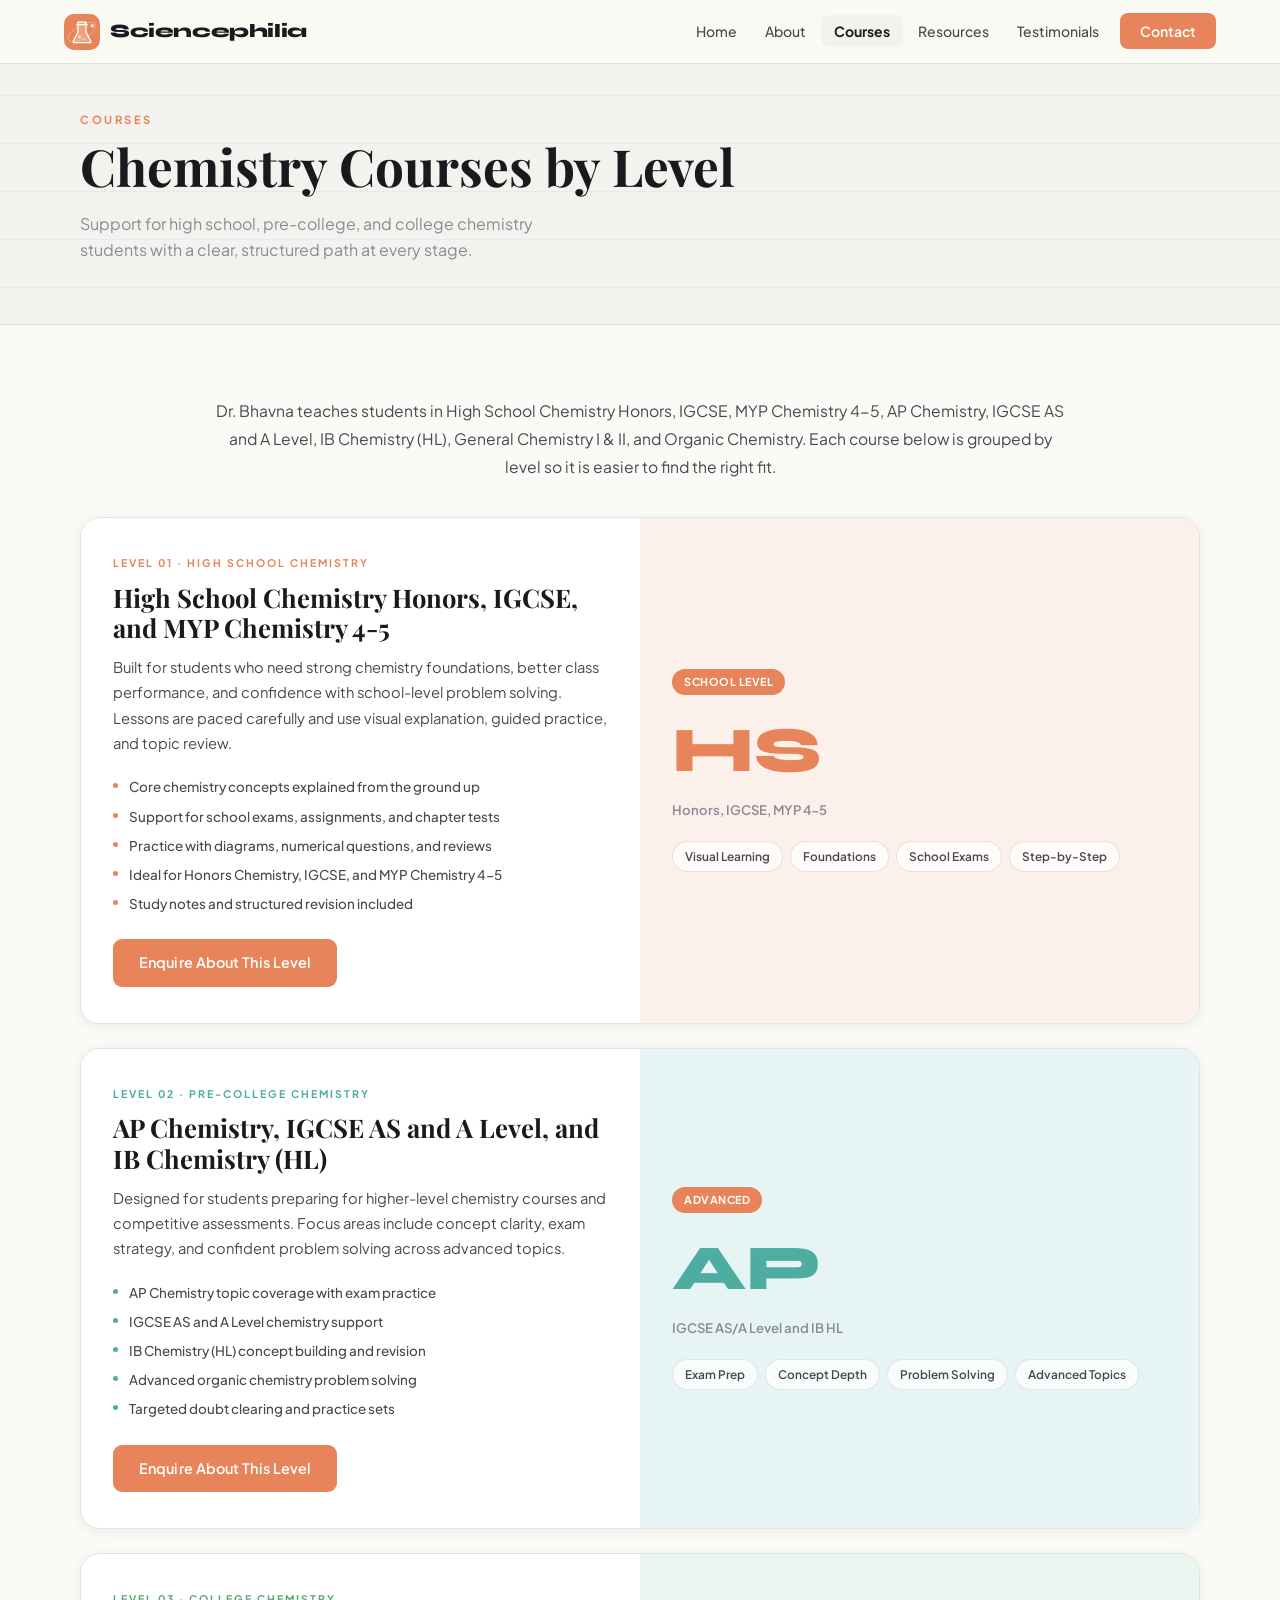
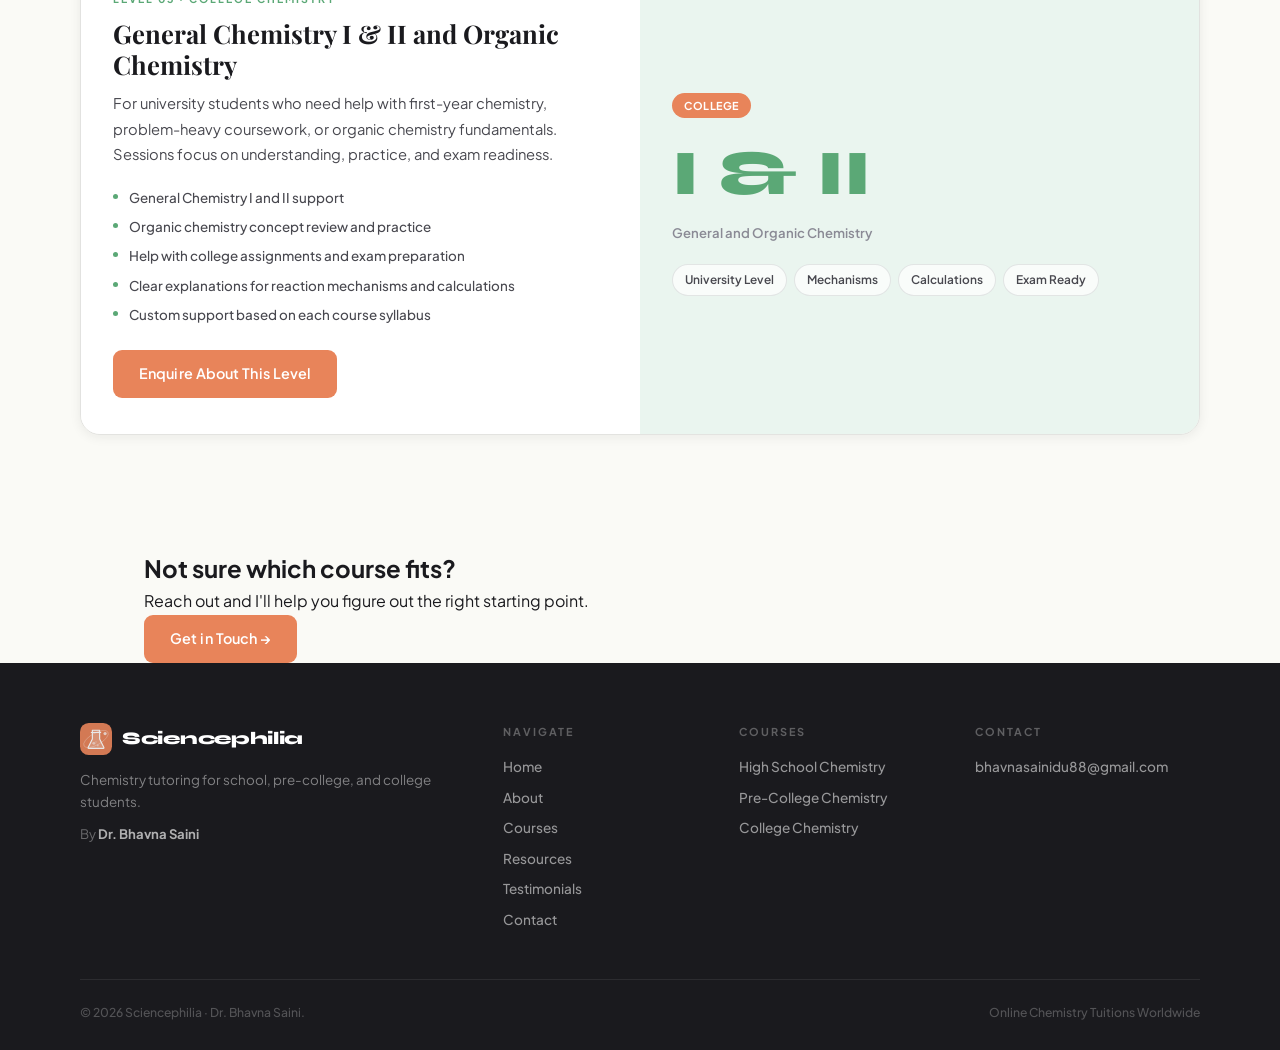
<file: courses.html>
<!DOCTYPE html>
<html lang="en">
<head>
  <meta charset="UTF-8"/>
  <meta name="viewport" content="width=device-width,initial-scale=1.0"/>
  <title>Courses – Sciencephilia</title>
  <link rel="icon" type="image/svg+xml" href="logo.svg"/>
  <link href="https://fonts.googleapis.com/css2?family=Playfair+Display:ital,wght@0,700;1,700&family=Plus+Jakarta+Sans:wght@400;500;600;700&family=Syne:wght@700;800&display=swap" rel="stylesheet"/>
  <link rel="stylesheet" href="style.css"/>
  <style>
    .courses-body{padding:72px 0 90px}
    .courses-intro{
      max-width:860px;margin:0 auto 36px;
      text-align:center;color:var(--ink-mid);line-height:1.8;font-size:.98rem;
    }
    .course-block{
      display:grid;grid-template-columns:1fr 1fr;gap:0;
      border:1px solid var(--line);border-radius:var(--radius-lg);
      overflow:hidden;margin-bottom:24px;
      box-shadow:var(--shadow);
      transition:box-shadow .2s;
    }
    .course-block:hover{box-shadow:var(--shadow-lg)}
    .cb-info{padding:36px 32px;background:#fff}
    .cb-accent{padding:36px 32px;display:flex;flex-direction:column;justify-content:center;gap:10px}

    .cb-eyebrow{
      font-size:.66rem;font-weight:700;letter-spacing:2px;text-transform:uppercase;
      margin-bottom:10px;
    }
    .cb-title{
      font-family:var(--font-display);font-size:1.6rem;font-weight:700;
      color:var(--ink);margin-bottom:12px;line-height:1.2;
    }
    .cb-desc{font-size:.92rem;color:var(--ink-mid);line-height:1.72;margin-bottom:20px}
    .cb-list{display:flex;flex-direction:column;gap:7px;margin-bottom:24px}
    .cb-list li{
      font-size:.84rem;color:var(--ink-mid);font-weight:500;
      padding-left:16px;position:relative;
    }
    .cb-list li::before{
      content:'';position:absolute;left:0;top:7px;
      width:5px;height:5px;border-radius:50%;
    }

    /* per-course accent colors */
    .cb-orange .cb-accent{background:var(--orange-t)}
    .cb-orange .cb-eyebrow{color:var(--orange)}
    .cb-orange .cb-list li::before{background:var(--orange)}
    .cb-orange .cb-big{color:var(--orange)}

    .cb-teal .cb-accent{background:var(--teal-t)}
    .cb-teal .cb-eyebrow{color:var(--teal)}
    .cb-teal .cb-list li::before{background:var(--teal)}
    .cb-teal .cb-big{color:var(--teal)}

    .cb-green .cb-accent{background:var(--green-t)}
    .cb-green .cb-eyebrow{color:var(--green)}
    .cb-green .cb-list li::before{background:var(--green)}
    .cb-green .cb-big{color:var(--green)}

    .cb-yellow .cb-accent{background:var(--yellow-t)}
    .cb-yellow .cb-eyebrow{color:var(--yellow)}
    .cb-yellow .cb-list li::before{background:var(--yellow)}
    .cb-yellow .cb-big{color:var(--yellow)}

    .cb-blue .cb-accent{background:var(--blue-t)}
    .cb-blue .cb-eyebrow{color:var(--blue)}
    .cb-blue .cb-list li::before{background:var(--blue)}
    .cb-blue .cb-big{color:var(--blue)}

    .cb-rose .cb-accent{background:var(--rose-t)}
    .cb-rose .cb-eyebrow{color:var(--rose)}
    .cb-rose .cb-list li::before{background:var(--rose)}
    .cb-rose .cb-big{color:var(--rose)}

    /* accent panel content */
    .cb-big{
      font-family:'Syne',sans-serif;font-size:4rem;
      font-weight:800;line-height:1;margin-bottom:6px;
    }
    .cb-big-sub{font-size:.82rem;font-weight:600;color:var(--ink-soft)}
    .cb-tags{display:flex;flex-wrap:wrap;gap:7px;margin-top:10px}
    .cb-tag{
      font-size:.74rem;font-weight:600;
      padding:5px 12px;border-radius:50px;
      background:rgba(255,255,255,.7);color:var(--ink-mid);
      border:1px solid rgba(26,26,30,.1);
    }
    .cb-best{
      display:inline-block;
      font-size:.68rem;font-weight:700;letter-spacing:.5px;text-transform:uppercase;
      background:var(--orange);color:#fff;
      padding:4px 12px;border-radius:50px;margin-bottom:14px;
      align-self:flex-start;
    }

    @media(max-width:860px){
      .course-block{grid-template-columns:1fr}
      .cb-accent{order:-1}
      .cb-big{font-size:3rem}
    }
  </style>
</head>
<body>
<nav class="navbar" id="navbar">
  <a class="nav-logo" href="index.html">
    <img class="nav-logo-img" src="logo.svg" alt="Sciencephilia logo"/>
    <span class="nav-logo-text">Sciencephilia</span>
  </a>
  <button class="hamburger" id="hamburger">&#9776;</button>
  <ul class="nav-links" id="navLinks">
    <li><a class="nav-link" href="index.html">Home</a></li>
    <li><a class="nav-link" href="about.html">About</a></li>
    <li><a class="nav-link active" href="courses.html">Courses</a></li>
    <li><a class="nav-link" href="resources.html">Resources</a></li>
    <li><a class="nav-link" href="testimonials.html">Testimonials</a></li>
    <li><a class="nav-link nav-cta" href="contact.html">Contact</a></li>
  </ul>
</nav>

<div class="page-hero">
  <div class="page-hero-inner">
    <div class="page-hero-eyebrow">Courses</div>
    <h1 class="page-hero-title">Chemistry Courses by Level</h1>
    <p class="page-hero-sub">Support for high school, pre-college, and college chemistry students with a clear, structured path at every stage.</p>
  </div>
</div>

<div class="wrap courses-body">

  <p class="courses-intro reveal">Dr. Bhavna teaches students in High School Chemistry Honors, IGCSE, MYP Chemistry 4-5, AP Chemistry, IGCSE AS and A Level, IB Chemistry (HL), General Chemistry I & II, and Organic Chemistry. Each course below is grouped by level so it is easier to find the right fit.</p>

  <div class="course-block cb-orange reveal" id="high-school">
    <div class="cb-info">
      <div class="cb-eyebrow">Level 01 · High School Chemistry</div>
      <h2 class="cb-title">High School Chemistry Honors, IGCSE, and MYP Chemistry 4-5</h2>
      <p class="cb-desc">Built for students who need strong chemistry foundations, better class performance, and confidence with school-level problem solving. Lessons are paced carefully and use visual explanation, guided practice, and topic review.</p>
      <ul class="cb-list">
        <li>Core chemistry concepts explained from the ground up</li>
        <li>Support for school exams, assignments, and chapter tests</li>
        <li>Practice with diagrams, numerical questions, and reviews</li>
        <li>Ideal for Honors Chemistry, IGCSE, and MYP Chemistry 4-5</li>
        <li>Study notes and structured revision included</li>
      </ul>
      <a href="contact.html" class="btn btn-primary">Enquire About This Level</a>
    </div>
    <div class="cb-accent">
      <span class="cb-best">School Level</span>
      <div class="cb-big">HS</div>
      <div class="cb-big-sub">Honors, IGCSE, MYP 4-5</div>
      <div class="cb-tags">
        <span class="cb-tag">Visual Learning</span>
        <span class="cb-tag">Foundations</span>
        <span class="cb-tag">School Exams</span>
        <span class="cb-tag">Step-by-Step</span>
      </div>
    </div>
  </div>

  <div class="course-block cb-teal reveal" id="pre-college">
    <div class="cb-info">
      <div class="cb-eyebrow">Level 02 · Pre-College Chemistry</div>
      <h2 class="cb-title">AP Chemistry, IGCSE AS and A Level, and IB Chemistry (HL)</h2>
      <p class="cb-desc">Designed for students preparing for higher-level chemistry courses and competitive assessments. Focus areas include concept clarity, exam strategy, and confident problem solving across advanced topics.</p>
      <ul class="cb-list">
        <li>AP Chemistry topic coverage with exam practice</li>
        <li>IGCSE AS and A Level chemistry support</li>
        <li>IB Chemistry (HL) concept building and revision</li>
        <li>Advanced organic chemistry problem solving</li>
        <li>Targeted doubt clearing and practice sets</li>
      </ul>
      <a href="contact.html" class="btn btn-primary">Enquire About This Level</a>
    </div>
    <div class="cb-accent">
      <span class="cb-best">Advanced</span>
      <div class="cb-big">AP</div>
      <div class="cb-big-sub">IGCSE AS/A Level and IB HL</div>
      <div class="cb-tags">
        <span class="cb-tag">Exam Prep</span>
        <span class="cb-tag">Concept Depth</span>
        <span class="cb-tag">Problem Solving</span>
        <span class="cb-tag">Advanced Topics</span>
      </div>
    </div>
  </div>

  <div class="course-block cb-green reveal" id="college">
    <div class="cb-info">
      <div class="cb-eyebrow">Level 03 · College Chemistry</div>
      <h2 class="cb-title">General Chemistry I & II and Organic Chemistry</h2>
      <p class="cb-desc">For university students who need help with first-year chemistry, problem-heavy coursework, or organic chemistry fundamentals. Sessions focus on understanding, practice, and exam readiness.</p>
      <ul class="cb-list">
        <li>General Chemistry I and II support</li>
        <li>Organic chemistry concept review and practice</li>
        <li>Help with college assignments and exam preparation</li>
        <li>Clear explanations for reaction mechanisms and calculations</li>
        <li>Custom support based on each course syllabus</li>
      </ul>
      <a href="contact.html" class="btn btn-primary">Enquire About This Level</a>
    </div>
    <div class="cb-accent">
      <span class="cb-best">College</span>
      <div class="cb-big">I &amp; II</div>
      <div class="cb-big-sub">General and Organic Chemistry</div>
      <div class="cb-tags">
        <span class="cb-tag">University Level</span>
        <span class="cb-tag">Mechanisms</span>
        <span class="cb-tag">Calculations</span>
        <span class="cb-tag">Exam Ready</span>
      </div>
    </div>
  </div>

</div>

<section class="cta-banner">
  <div class="wrap cta-inner">
    <div>
      <h2 class="cta-title">Not sure which course fits?</h2>
      <p class="cta-sub">Reach out and I'll help you figure out the right starting point.</p>
    </div>
    <a href="contact.html" class="btn btn-primary">Get in Touch &rarr;</a>
  </div>
</section>

<footer class="footer">
  <div class="footer-inner">
    <div>
      <div class="footer-logo"><img class="footer-logo-img" src="logo.svg" alt=""/><span class="footer-logo-text">Sciencephilia</span></div>
      <p class="footer-tagline">Chemistry tutoring for school, pre-college, and college students.</p>
      <p class="footer-by">By <strong>Dr. Bhavna Saini</strong></p>
    </div>
    <div class="footer-col">
      <div class="footer-col-head">Navigate</div>
      <a href="index.html">Home</a><a href="about.html">About</a>
      <a href="courses.html">Courses</a><a href="resources.html">Resources</a>
      <a href="testimonials.html">Testimonials</a><a href="contact.html">Contact</a>
    </div>
    <div class="footer-col">
      <div class="footer-col-head">Courses</div>
      <a href="#high-school">High School Chemistry</a><a href="#pre-college">Pre-College Chemistry</a>
      <a href="#college">College Chemistry</a>
    </div>
    <div class="footer-col">
      <div class="footer-col-head">Contact</div>
      <p>bhavnasainidu88@gmail.com</p>
    </div>
  </div>
  <div class="footer-bottom">
    <span>© 2026 Sciencephilia · Dr. Bhavna Saini.</span>
    <span>Online Chemistry Tuitions Worldwide</span>
  </div>
</footer>
<script src="shared.js"></script>
</body>
</html>
</file>
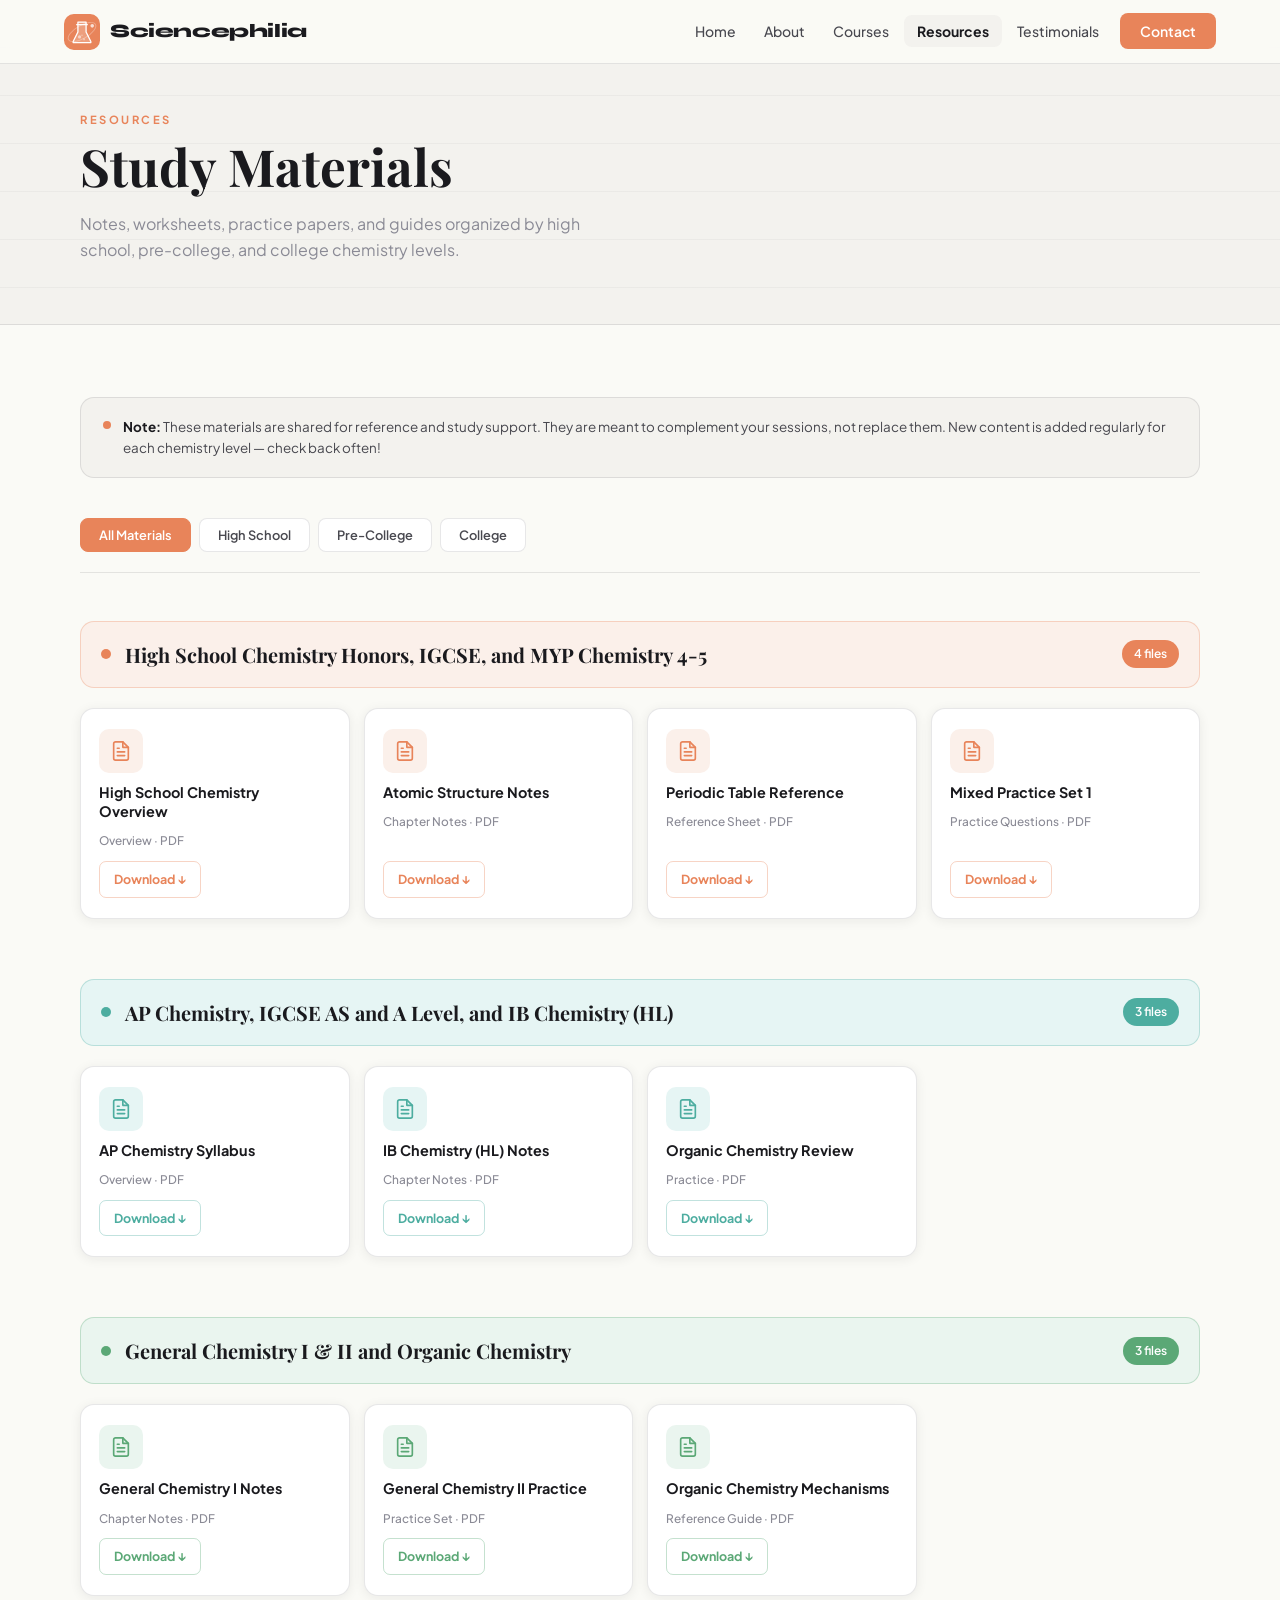
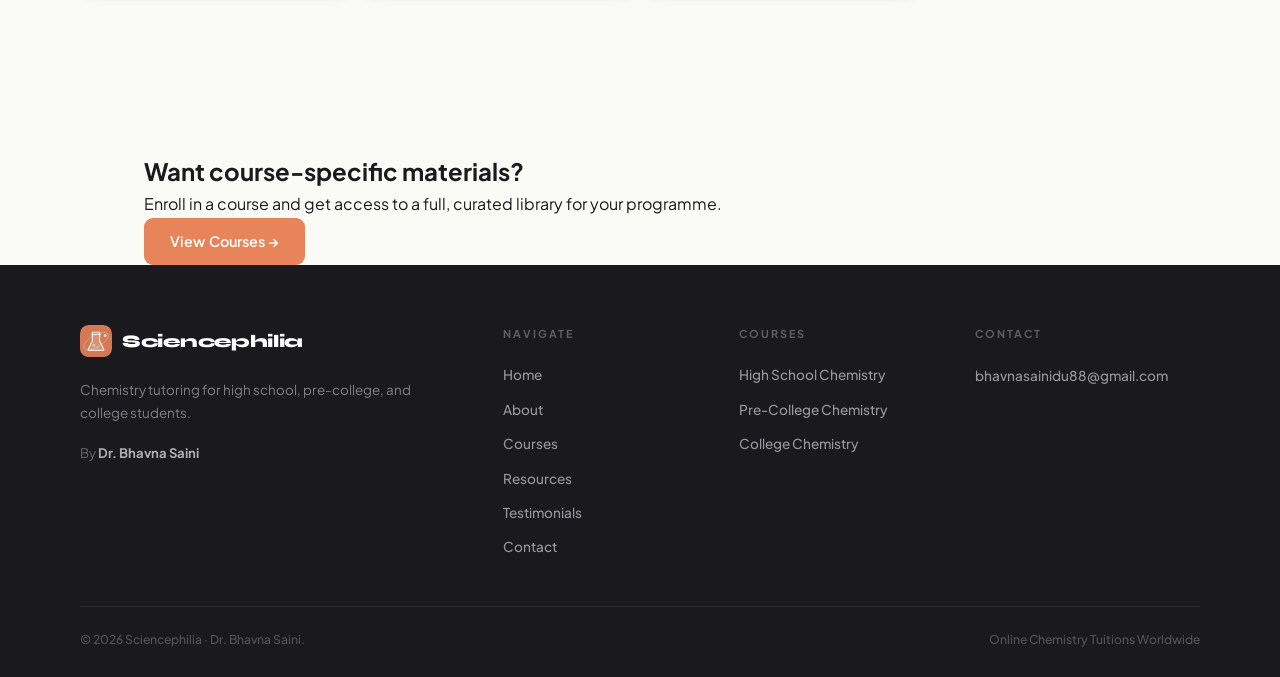
<file: resources.html>
<!DOCTYPE html>
<html lang="en">
<head>
  <meta charset="UTF-8"/>
  <meta name="viewport" content="width=device-width,initial-scale=1.0"/>
  <title>Resources – Dr. Bhavna Saini</title>
  <link rel="icon" type="image/svg+xml" href="logo.svg"/>
  <link href="https://fonts.googleapis.com/css2?family=Playfair+Display:ital,wght@0,700;1,700&family=Plus+Jakarta+Sans:wght@400;500;600;700&family=Syne:wght@700;800&display=swap" rel="stylesheet"/>
  <link rel="stylesheet" href="style.css"/>
  <style>
    /* ── Resources page ── */
    .res-body{padding:72px 0 96px}

    /* Filter tabs */
    .res-filters{
      display:flex;gap:8px;flex-wrap:wrap;
      margin-bottom:48px;
      padding-bottom:20px;
      border-bottom:1px solid var(--line);
    }
    .res-filter-btn{
      font-size:.8rem;font-weight:600;padding:8px 18px;border-radius:8px;
      border:1.5px solid var(--line);background:#fff;color:var(--ink-mid);
      cursor:pointer;transition:all .15s;font-family:var(--font-ui);
    }
    .res-filter-btn:hover{border-color:var(--orange);color:var(--orange)}
    .res-filter-btn.active{background:var(--orange);color:#fff;border-color:var(--orange)}

    /* Course section */
    .course-section{margin-bottom:60px}
    .course-section.hidden{display:none}
    .cs-header{
      display:flex;align-items:center;gap:14px;
      margin-bottom:20px;padding:16px 20px;
      border-radius:var(--radius);
      border:1.5px solid;
    }
    .cs-dot{width:10px;height:10px;border-radius:50%;flex-shrink:0}
    .cs-name{
      font-family:var(--font-display);font-size:1.25rem;font-weight:700;color:var(--ink);
    }
    .cs-count{
      margin-left:auto;font-size:.75rem;font-weight:600;
      padding:4px 12px;border-radius:50px;
    }

    /* color per section */
    .cs-orange .cs-header{background:var(--orange-t);border-color:rgba(232,132,90,.3)}
    .cs-orange .cs-dot{background:var(--orange)}
    .cs-orange .cs-count{background:var(--orange);color:#fff}

    .cs-teal .cs-header{background:var(--teal-t);border-color:rgba(77,173,160,.3)}
    .cs-teal .cs-dot{background:var(--teal)}
    .cs-teal .cs-count{background:var(--teal);color:#fff}

    .cs-green .cs-header{background:var(--green-t);border-color:rgba(91,168,118,.3)}
    .cs-green .cs-dot{background:var(--green)}
    .cs-green .cs-count{background:var(--green);color:#fff}

    .cs-yellow .cs-header{background:var(--yellow-t);border-color:rgba(212,168,67,.3)}
    .cs-yellow .cs-dot{background:var(--yellow)}
    .cs-yellow .cs-count{background:var(--yellow);color:#fff}

    .cs-blue .cs-header{background:var(--blue-t);border-color:rgba(91,143,191,.3)}
    .cs-blue .cs-dot{background:var(--blue)}
    .cs-blue .cs-count{background:var(--blue);color:#fff}

    .cs-rose .cs-header{background:var(--rose-t);border-color:rgba(196,114,138,.3)}
    .cs-rose .cs-dot{background:var(--rose)}
    .cs-rose .cs-count{background:var(--rose);color:#fff}

    /* PDF grid */
    .pdf-grid{
      display:grid;grid-template-columns:repeat(auto-fill,minmax(240px,1fr));
      gap:14px;
    }
    .pdf-card{
      background:#fff;border:1px solid var(--line);
      border-radius:var(--radius);padding:20px 18px;
      display:flex;flex-direction:column;gap:10px;
      box-shadow:var(--shadow);
      transition:transform .18s,box-shadow .18s;
      text-decoration:none;
    }
    .pdf-card:hover{transform:translateY(-3px);box-shadow:var(--shadow-md)}
    .pdf-icon{
      width:44px;height:44px;border-radius:10px;
      display:flex;align-items:center;justify-content:center;flex-shrink:0;
      background:var(--paper-2);
    }
    .pdf-icon svg{width:22px;height:22px}
    .pdf-name{font-size:.9rem;font-weight:700;color:var(--ink);line-height:1.35}
    .pdf-meta{font-size:.74rem;color:var(--ink-soft);font-weight:500}
    .pdf-dl{
      display:inline-flex;align-items:center;gap:5px;
      font-size:.78rem;font-weight:700;margin-top:auto;
      padding:7px 14px;border-radius:7px;border:1.5px solid;
      transition:all .15s;align-self:flex-start;
    }

    /* per-course pdf card accent */
    .cs-orange .pdf-dl{color:var(--orange);border-color:rgba(232,132,90,.35)}
    .cs-orange .pdf-dl:hover{background:var(--orange);color:#fff;border-color:var(--orange)}
    .cs-orange .pdf-icon{background:var(--orange-t)}
    .cs-orange .pdf-icon svg{stroke:var(--orange)}

    .cs-teal .pdf-dl{color:var(--teal);border-color:rgba(77,173,160,.35)}
    .cs-teal .pdf-dl:hover{background:var(--teal);color:#fff;border-color:var(--teal)}
    .cs-teal .pdf-icon{background:var(--teal-t)}
    .cs-teal .pdf-icon svg{stroke:var(--teal)}

    .cs-green .pdf-dl{color:var(--green);border-color:rgba(91,168,118,.35)}
    .cs-green .pdf-dl:hover{background:var(--green);color:#fff;border-color:var(--green)}
    .cs-green .pdf-icon{background:var(--green-t)}
    .cs-green .pdf-icon svg{stroke:var(--green)}

    .cs-yellow .pdf-dl{color:var(--yellow);border-color:rgba(212,168,67,.35)}
    .cs-yellow .pdf-dl:hover{background:var(--yellow);color:#fff;border-color:var(--yellow)}
    .cs-yellow .pdf-icon{background:var(--yellow-t)}
    .cs-yellow .pdf-icon svg{stroke:var(--yellow)}

    .cs-blue .pdf-dl{color:var(--blue);border-color:rgba(91,143,191,.35)}
    .cs-blue .pdf-dl:hover{background:var(--blue);color:#fff;border-color:var(--blue)}
    .cs-blue .pdf-icon{background:var(--blue-t)}
    .cs-blue .pdf-icon svg{stroke:var(--blue)}

    .cs-rose .pdf-dl{color:var(--rose);border-color:rgba(196,114,138,.35)}
    .cs-rose .pdf-dl:hover{background:var(--rose);color:#fff;border-color:var(--rose)}
    .cs-rose .pdf-icon{background:var(--rose-t)}
    .cs-rose .pdf-icon svg{stroke:var(--rose)}

    /* notice box */
    .res-notice{
      background:var(--paper-2);border:1px solid var(--line);
      border-radius:var(--radius);padding:18px 22px;
      display:flex;gap:12px;align-items:flex-start;
      margin-bottom:40px;
    }
    .res-notice-dot{
      width:8px;height:8px;border-radius:50%;background:var(--orange);
      flex-shrink:0;margin-top:5px;
    }
    .res-notice p{font-size:.84rem;color:var(--ink-mid);line-height:1.6}
    .res-notice strong{color:var(--ink)}

    .footer-inner > div:first-child{
      display:flex;
      flex-direction:column;
      gap:8px;
    }
    .footer-col{
      display:flex;
      flex-direction:column;
      gap:6px;
    }
    .footer-col a{
      display:block;
      line-height:1.5;
    }
  </style>
</head>
<body>
<nav class="navbar" id="navbar">
  <a class="nav-logo" href="index.html">
    <img class="nav-logo-img" src="logo.svg" alt="Sciencephilia logo"/>
    <span class="nav-logo-text">Sciencephilia</span>
  </a>
  <button class="hamburger" id="hamburger">&#9776;</button>
  <ul class="nav-links" id="navLinks">
    <li><a class="nav-link" href="index.html">Home</a></li>
    <li><a class="nav-link" href="about.html">About</a></li>
    <li><a class="nav-link" href="courses.html">Courses</a></li>
    <li><a class="nav-link active" href="resources.html">Resources</a></li>
    <li><a class="nav-link" href="testimonials.html">Testimonials</a></li>
    <li><a class="nav-link nav-cta" href="contact.html">Contact</a></li>
  </ul>
</nav>

<div class="page-hero">
  <div class="page-hero-inner">
    <div class="page-hero-eyebrow">Resources</div>
    <h1 class="page-hero-title">Study Materials</h1>
    <p class="page-hero-sub">Notes, worksheets, practice papers, and guides organized by high school, pre-college, and college chemistry levels.</p>
  </div>
</div>

<div class="wrap res-body">

  <div class="res-notice">
    <div class="res-notice-dot"></div>
    <p><strong>Note:</strong> These materials are shared for reference and study support. They are meant to complement your sessions, not replace them. New content is added regularly for each chemistry level — check back often!</p>
  </div>

  <!-- Filter Tabs -->
  <div class="res-filters">
    <button class="res-filter-btn active" data-filter="all">All Materials</button>
    <button class="res-filter-btn" data-filter="high-school">High School</button>
    <button class="res-filter-btn" data-filter="pre-college">Pre-College</button>
    <button class="res-filter-btn" data-filter="college">College</button>
  </div>

  <!-- HIGH SCHOOL -->
  <div class="course-section cs-orange" data-section="high-school">
    <div class="cs-header">
      <div class="cs-dot"></div>
      <div class="cs-name">High School Chemistry Honors, IGCSE, and MYP Chemistry 4-5</div>
      <div class="cs-count">4 files</div>
    </div>
    <div class="pdf-grid">
      <a class="pdf-card" href="assets/high-school/High_School_Chemistry_Overview.pdf" target="_blank">
        <div class="pdf-icon"><svg viewBox="0 0 24 24" fill="none" stroke-width="1.8" stroke-linecap="round" stroke-linejoin="round"><path d="M14 2H6a2 2 0 0 0-2 2v16a2 2 0 0 0 2 2h12a2 2 0 0 0 2-2V8z"/><polyline points="14 2 14 8 20 8"/><line x1="16" y1="13" x2="8" y2="13"/><line x1="16" y1="17" x2="8" y2="17"/><polyline points="10 9 9 9 8 9"/></svg></div>
        <div class="pdf-name">High School Chemistry Overview</div>
        <div class="pdf-meta">Overview · PDF</div>
        <span class="pdf-dl">Download ↓</span>
      </a>
      <a class="pdf-card" href="assets/high-school/Atomic_Structure_Notes.pdf" target="_blank">
        <div class="pdf-icon"><svg viewBox="0 0 24 24" fill="none" stroke-width="1.8" stroke-linecap="round" stroke-linejoin="round"><path d="M14 2H6a2 2 0 0 0-2 2v16a2 2 0 0 0 2 2h12a2 2 0 0 0 2-2V8z"/><polyline points="14 2 14 8 20 8"/><line x1="16" y1="13" x2="8" y2="13"/><line x1="16" y1="17" x2="8" y2="17"/><polyline points="10 9 9 9 8 9"/></svg></div>
        <div class="pdf-name">Atomic Structure Notes</div>
        <div class="pdf-meta">Chapter Notes · PDF</div>
        <span class="pdf-dl">Download ↓</span>
      </a>
      <a class="pdf-card" href="assets/high-school/Periodic_Table_Reference.pdf" target="_blank">
        <div class="pdf-icon"><svg viewBox="0 0 24 24" fill="none" stroke-width="1.8" stroke-linecap="round" stroke-linejoin="round"><path d="M14 2H6a2 2 0 0 0-2 2v16a2 2 0 0 0 2 2h12a2 2 0 0 0 2-2V8z"/><polyline points="14 2 14 8 20 8"/><line x1="16" y1="13" x2="8" y2="13"/><line x1="16" y1="17" x2="8" y2="17"/><polyline points="10 9 9 9 8 9"/></svg></div>
        <div class="pdf-name">Periodic Table Reference</div>
        <div class="pdf-meta">Reference Sheet · PDF</div>
        <span class="pdf-dl">Download ↓</span>
      </a>
      <a class="pdf-card" href="assets/high-school/Mixed_Practice_Set_1.pdf" target="_blank">
        <div class="pdf-icon"><svg viewBox="0 0 24 24" fill="none" stroke-width="1.8" stroke-linecap="round" stroke-linejoin="round"><path d="M14 2H6a2 2 0 0 0-2 2v16a2 2 0 0 0 2 2h12a2 2 0 0 0 2-2V8z"/><polyline points="14 2 14 8 20 8"/><line x1="16" y1="13" x2="8" y2="13"/><line x1="16" y1="17" x2="8" y2="17"/><polyline points="10 9 9 9 8 9"/></svg></div>
        <div class="pdf-name">Mixed Practice Set 1</div>
        <div class="pdf-meta">Practice Questions · PDF</div>
        <span class="pdf-dl">Download ↓</span>
      </a>
    </div>
  </div>

  <!-- PRE-COLLEGE -->
  <div class="course-section cs-teal" data-section="pre-college">
    <div class="cs-header">
      <div class="cs-dot"></div>
      <div class="cs-name">AP Chemistry, IGCSE AS and A Level, and IB Chemistry (HL)</div>
      <div class="cs-count">3 files</div>
    </div>
    <div class="pdf-grid">
      <a class="pdf-card" href="assets/pre-college/AP_Chemistry_Syllabus.pdf" target="_blank">
        <div class="pdf-icon"><svg viewBox="0 0 24 24" fill="none" stroke-width="1.8" stroke-linecap="round" stroke-linejoin="round"><path d="M14 2H6a2 2 0 0 0-2 2v16a2 2 0 0 0 2 2h12a2 2 0 0 0 2-2V8z"/><polyline points="14 2 14 8 20 8"/><line x1="16" y1="13" x2="8" y2="13"/><line x1="16" y1="17" x2="8" y2="17"/><polyline points="10 9 9 9 8 9"/></svg></div>
        <div class="pdf-name">AP Chemistry Syllabus</div>
        <div class="pdf-meta">Overview · PDF</div>
        <span class="pdf-dl">Download ↓</span>
      </a>
      <a class="pdf-card" href="assets/pre-college/IB_Chemistry_HL_Notes.pdf" target="_blank">
        <div class="pdf-icon"><svg viewBox="0 0 24 24" fill="none" stroke-width="1.8" stroke-linecap="round" stroke-linejoin="round"><path d="M14 2H6a2 2 0 0 0-2 2v16a2 2 0 0 0 2 2h12a2 2 0 0 0 2-2V8z"/><polyline points="14 2 14 8 20 8"/><line x1="16" y1="13" x2="8" y2="13"/><line x1="16" y1="17" x2="8" y2="17"/><polyline points="10 9 9 9 8 9"/></svg></div>
        <div class="pdf-name">IB Chemistry (HL) Notes</div>
        <div class="pdf-meta">Chapter Notes · PDF</div>
        <span class="pdf-dl">Download ↓</span>
      </a>
      <a class="pdf-card" href="assets/pre-college/Organic_Chemistry_Review.pdf" target="_blank">
        <div class="pdf-icon"><svg viewBox="0 0 24 24" fill="none" stroke-width="1.8" stroke-linecap="round" stroke-linejoin="round"><path d="M14 2H6a2 2 0 0 0-2 2v16a2 2 0 0 0 2 2h12a2 2 0 0 0 2-2V8z"/><polyline points="14 2 14 8 20 8"/><line x1="16" y1="13" x2="8" y2="13"/><line x1="16" y1="17" x2="8" y2="17"/><polyline points="10 9 9 9 8 9"/></svg></div>
        <div class="pdf-name">Organic Chemistry Review</div>
        <div class="pdf-meta">Practice · PDF</div>
        <span class="pdf-dl">Download ↓</span>
      </a>
    </div>
  </div>

  <!-- COLLEGE -->
  <div class="course-section cs-green" data-section="college">
    <div class="cs-header">
      <div class="cs-dot"></div>
      <div class="cs-name">General Chemistry I & II and Organic Chemistry</div>
      <div class="cs-count">3 files</div>
    </div>
    <div class="pdf-grid">
      <a class="pdf-card" href="assets/college/General_Chemistry_I_Notes.pdf" target="_blank">
        <div class="pdf-icon"><svg viewBox="0 0 24 24" fill="none" stroke-width="1.8" stroke-linecap="round" stroke-linejoin="round"><path d="M14 2H6a2 2 0 0 0-2 2v16a2 2 0 0 0 2 2h12a2 2 0 0 0 2-2V8z"/><polyline points="14 2 14 8 20 8"/><line x1="16" y1="13" x2="8" y2="13"/><line x1="16" y1="17" x2="8" y2="17"/><polyline points="10 9 9 9 8 9"/></svg></div>
        <div class="pdf-name">General Chemistry I Notes</div>
        <div class="pdf-meta">Chapter Notes · PDF</div>
        <span class="pdf-dl">Download ↓</span>
      </a>
      <a class="pdf-card" href="assets/college/General_Chemistry_II_Practice.pdf" target="_blank">
        <div class="pdf-icon"><svg viewBox="0 0 24 24" fill="none" stroke-width="1.8" stroke-linecap="round" stroke-linejoin="round"><path d="M14 2H6a2 2 0 0 0-2 2v16a2 2 0 0 0 2 2h12a2 2 0 0 0 2-2V8z"/><polyline points="14 2 14 8 20 8"/><line x1="16" y1="13" x2="8" y2="13"/><line x1="16" y1="17" x2="8" y2="17"/><polyline points="10 9 9 9 8 9"/></svg></div>
        <div class="pdf-name">General Chemistry II Practice</div>
        <div class="pdf-meta">Practice Set · PDF</div>
        <span class="pdf-dl">Download ↓</span>
      </a>
      <a class="pdf-card" href="assets/college/Organic_Chemistry_Mechanisms.pdf" target="_blank">
        <div class="pdf-icon"><svg viewBox="0 0 24 24" fill="none" stroke-width="1.8" stroke-linecap="round" stroke-linejoin="round"><path d="M14 2H6a2 2 0 0 0-2 2v16a2 2 0 0 0 2 2h12a2 2 0 0 0 2-2V8z"/><polyline points="14 2 14 8 20 8"/><line x1="16" y1="13" x2="8" y2="13"/><line x1="16" y1="17" x2="8" y2="17"/><polyline points="10 9 9 9 8 9"/></svg></div>
        <div class="pdf-name">Organic Chemistry Mechanisms</div>
        <div class="pdf-meta">Reference Guide · PDF</div>
        <span class="pdf-dl">Download ↓</span>
      </a>
    </div>
  </div>

</div><!-- /wrap -->

<section class="cta-banner">
  <div class="wrap cta-inner">
    <div>
      <h2 class="cta-title">Want course-specific materials?</h2>
      <p class="cta-sub">Enroll in a course and get access to a full, curated library for your programme.</p>
    </div>
    <a href="courses.html" class="btn btn-primary">View Courses &rarr;</a>
  </div>
</section>

<footer class="footer">
  <div class="footer-inner">
    <div>
      <div class="footer-logo"><img class="footer-logo-img" src="logo.svg" alt=""/><span class="footer-logo-text">Sciencephilia</span></div>
      <p class="footer-tagline">Chemistry tutoring for high school, pre-college, and college students.</p>
      <p class="footer-by">By <strong>Dr. Bhavna Saini</strong></p>
    </div>
    <div class="footer-col">
      <div class="footer-col-head">Navigate</div>
      <a href="index.html">Home</a><a href="about.html">About</a>
      <a href="courses.html">Courses</a><a href="resources.html">Resources</a>
      <a href="testimonials.html">Testimonials</a><a href="contact.html">Contact</a>
    </div>
    <div class="footer-col">
      <div class="footer-col-head">Courses</div>
      <a href="courses.html#high-school">High School Chemistry</a><a href="courses.html#pre-college">Pre-College Chemistry</a>
      <a href="courses.html#college">College Chemistry</a>
    </div>
    <div class="footer-col">
      <div class="footer-col-head">Contact</div>
      <p>bhavnasainidu88@gmail.com</p>
    </div>
  </div>
  <div class="footer-bottom">
    <span>© 2026 Sciencephilia · Dr. Bhavna Saini.</span>
    <span>Online Chemistry Tuitions Worldwide</span>
  </div>
</footer>

<script src="shared.js"></script>
<script>
  // Filter logic
  const filterBtns = document.querySelectorAll('.res-filter-btn');
  const sections   = document.querySelectorAll('.course-section');

  filterBtns.forEach(btn => {
    btn.addEventListener('click', () => {
      filterBtns.forEach(b => b.classList.remove('active'));
      btn.classList.add('active');
      const filter = btn.dataset.filter;
      sections.forEach(sec => {
        if (filter === 'all' || sec.dataset.section === filter) {
          sec.classList.remove('hidden');
        } else {
          sec.classList.add('hidden');
        }
      });
    });
  });
</script>
</body>
</html>
</file>
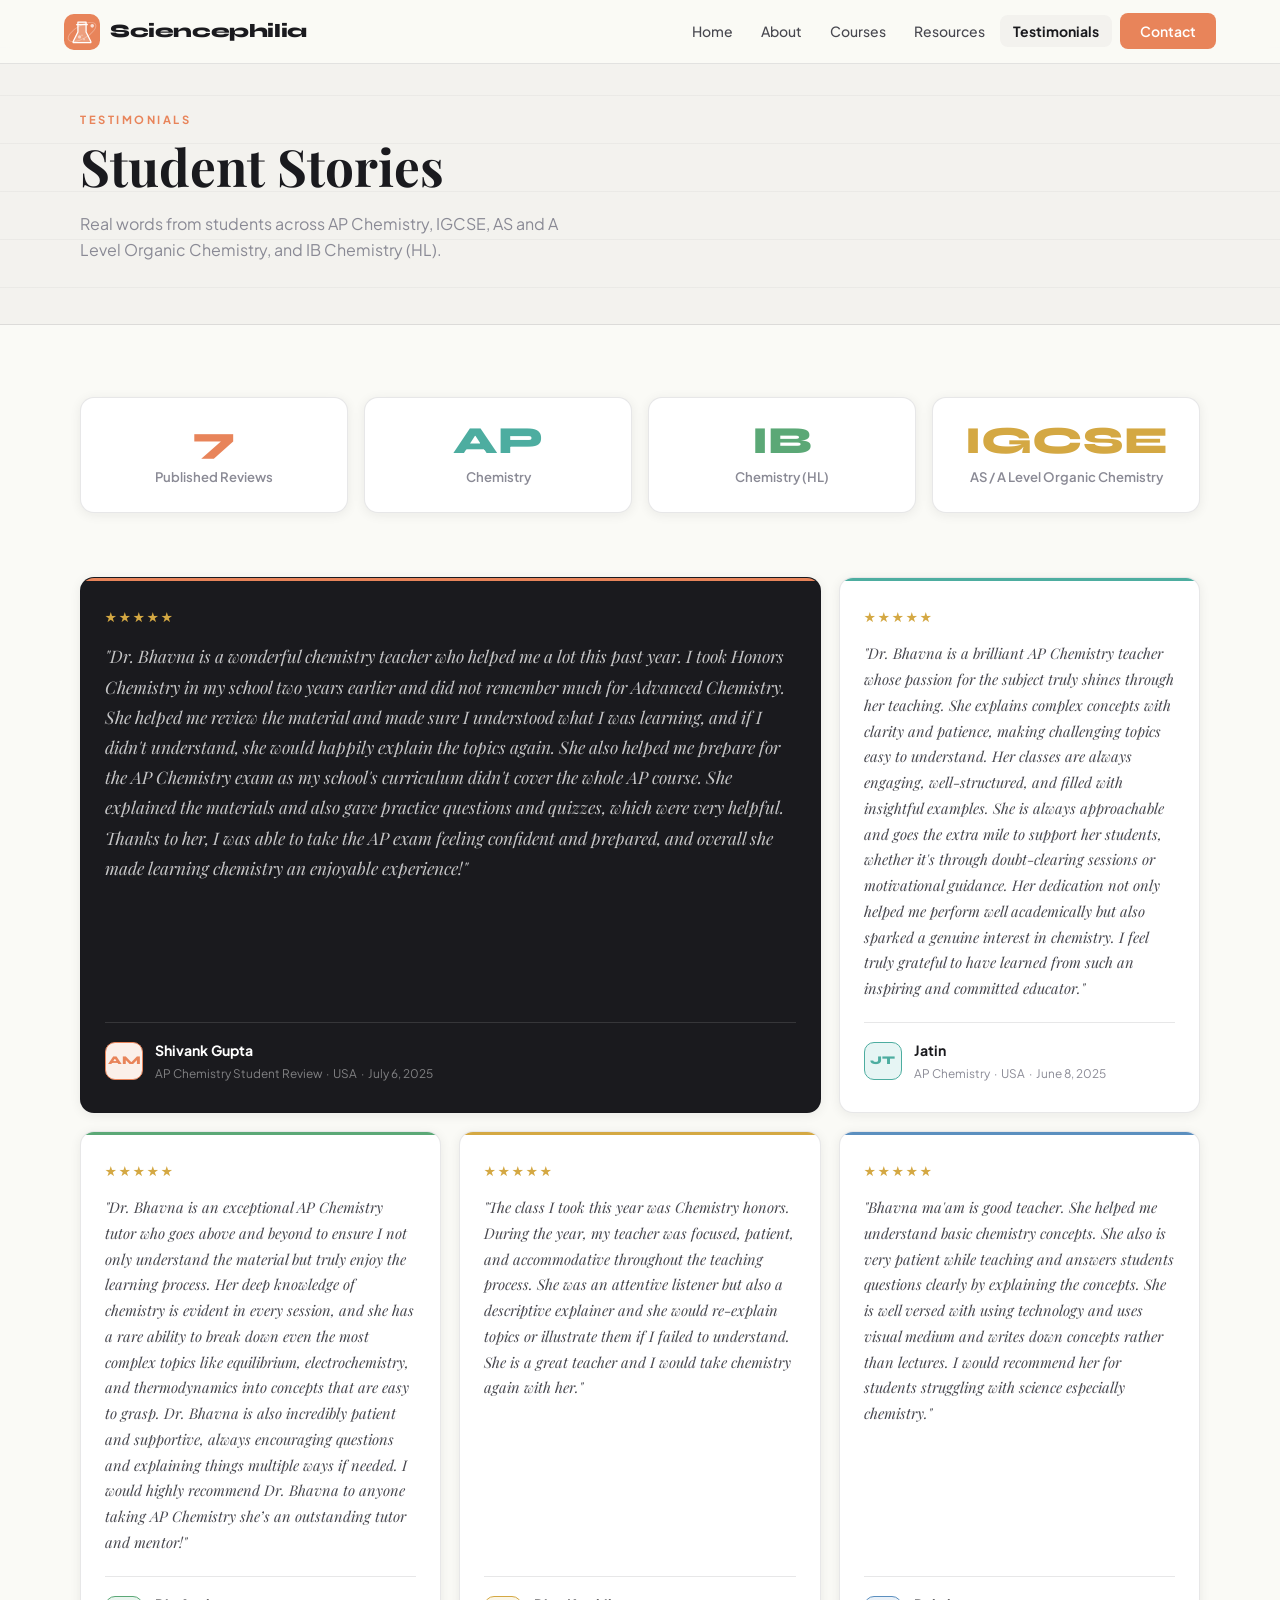
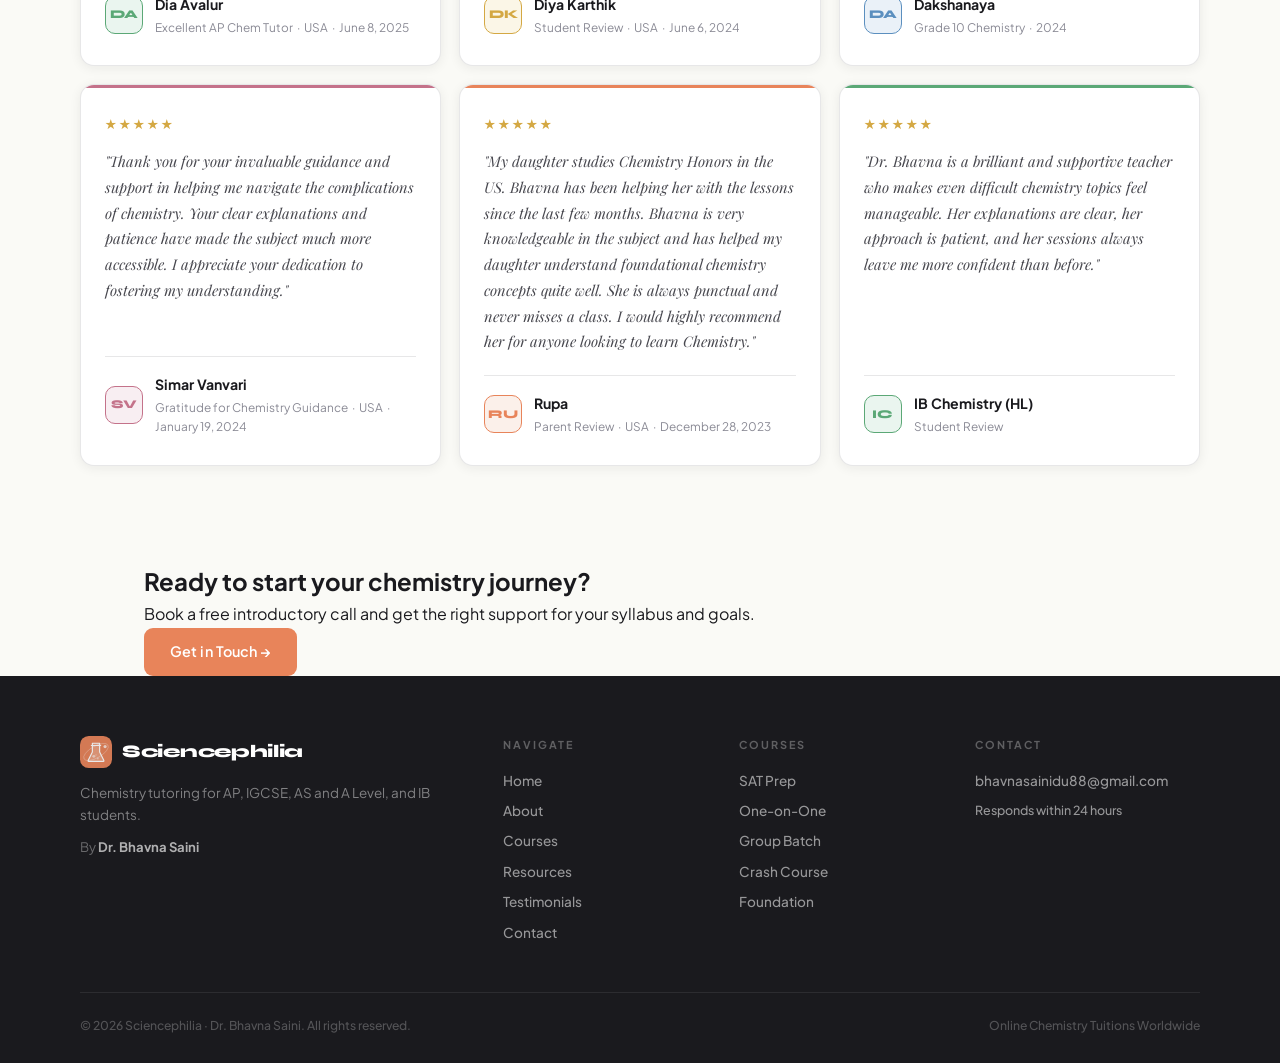
<file: testimonials.html>
<!DOCTYPE html>
<html lang="en">
<head>
  <meta charset="UTF-8"/>
  <meta name="viewport" content="width=device-width,initial-scale=1.0"/>
  <title>Testimonials – Sciencephilia</title>
  <link rel="icon" type="image/svg+xml" href="logo.svg"/>
  <link href="https://fonts.googleapis.com/css2?family=Playfair+Display:ital,wght@0,700;1,700&family=Plus+Jakarta+Sans:wght@400;500;600;700&family=Syne:wght@700;800&display=swap" rel="stylesheet"/>
  <link rel="stylesheet" href="style.css"/>
  <style>
    /* ── Testimonials page ── */
    .testi-body { padding: 72px 0 96px; }

    /* Stats row */
    .testi-stats {
      display: grid;
      grid-template-columns: repeat(4, 1fr);
      gap: 16px;
      margin-bottom: 64px;
    }
    .ts-card {
      background: #fff;
      border: 1px solid var(--line);
      border-radius: var(--radius);
      padding: 24px 20px;
      text-align: center;
      box-shadow: var(--shadow);
    }
    .ts-num {
      font-family: 'Syne', sans-serif;
      font-size: 2.4rem;
      font-weight: 800;
      line-height: 1;
      margin-bottom: 6px;
    }
    .ts-label { font-size: .82rem; font-weight: 600; color: var(--ink-soft); }

    /* Grid of cards */
    .testi-grid {
      display: grid;
      grid-template-columns: repeat(3, 1fr);
      gap: 18px;
    }
    .testi-card {
      background: #fff;
      border: 1px solid var(--line);
      border-radius: var(--radius);
      padding: 28px 24px;
      box-shadow: var(--shadow);
      display: flex;
      flex-direction: column;
      gap: 0;
      position: relative;
      overflow: hidden;
      transition: transform .2s, box-shadow .2s;
    }
    .testi-card:hover { transform: translateY(-4px); box-shadow: var(--shadow-lg); }
    .testi-card::before {
      content: '';
      position: absolute; top: 0; left: 0; right: 0;
      height: 3px;
    }
    .tc-o::before { background: var(--orange); }
    .tc-t::before { background: var(--teal); }
    .tc-g::before { background: var(--green); }
    .tc-y::before { background: var(--yellow); }
    .tc-b::before { background: var(--blue); }
    .tc-r::before { background: var(--rose); }

    .tc-stars {
      font-size: .82rem;
      color: var(--yellow);
      letter-spacing: 2px;
      margin-bottom: 14px;
    }
    .tc-quote {
      font-family: var(--font-display);
      font-style: italic;
      font-size: .92rem;
      color: var(--ink-mid);
      line-height: 1.75;
      flex: 1;
      margin-bottom: 20px;
    }
    .tc-author {
      display: flex;
      align-items: center;
      gap: 12px;
      padding-top: 16px;
      border-top: 1px solid var(--line);
    }
    .tc-badge {
      width: 38px; height: 38px;
      border-radius: 10px;
      display: flex; align-items: center; justify-content: center;
      font-family: 'Syne', sans-serif;
      font-size: .74rem; font-weight: 800;
      border: 1.5px solid;
      flex-shrink: 0;
    }
    .tb-o { background: var(--orange-t); color: var(--orange); border-color: var(--orange); }
    .tb-t { background: var(--teal-t);   color: var(--teal);   border-color: var(--teal); }
    .tb-g { background: var(--green-t);  color: var(--green);  border-color: var(--green); }
    .tb-y { background: var(--yellow-t); color: var(--yellow); border-color: var(--yellow); }
    .tb-b { background: var(--blue-t);   color: var(--blue);   border-color: var(--blue); }
    .tb-r { background: var(--rose-t);   color: var(--rose);   border-color: var(--rose); }

    .tc-name { font-weight: 700; font-size: .88rem; color: var(--ink); }
    .tc-meta { font-size: .74rem; color: var(--ink-soft); margin-top: 2px; }

    /* featured / pull-quote card */
    .testi-card.featured {
      grid-column: span 2;
      background: var(--ink);
    }
    .testi-card.featured .tc-quote { color: rgba(255,255,255,.75); font-size: 1.08rem; }
    .testi-card.featured .tc-stars { color: var(--yellow); }
    .testi-card.featured .tc-author { border-top-color: rgba(255,255,255,.12); }
    .testi-card.featured .tc-name  { color: #fff; }
    .testi-card.featured .tc-meta  { color: rgba(255,255,255,.45); }
    .testi-card.featured::before   { background: var(--orange); }

    @media(max-width: 1024px) {
      .testi-grid { grid-template-columns: repeat(2, 1fr); }
      .testi-card.featured { grid-column: span 2; }
      .testi-stats { grid-template-columns: repeat(2, 1fr); }
    }
    @media(max-width: 640px) {
      .testi-grid { grid-template-columns: 1fr; }
      .testi-card.featured { grid-column: span 1; }
      .testi-stats { grid-template-columns: repeat(2, 1fr); }
    }
  </style>
</head>
<body>

<nav class="navbar" id="navbar">
  <a class="nav-logo" href="index.html">
    <img class="nav-logo-img" src="logo.svg" alt="Sciencephilia logo"/>
    <span class="nav-logo-text">Sciencephilia</span>
  </a>
  <button class="hamburger" id="hamburger">&#9776;</button>
  <ul class="nav-links" id="navLinks">
    <li><a class="nav-link" href="index.html">Home</a></li>
    <li><a class="nav-link" href="about.html">About</a></li>
    <li><a class="nav-link" href="courses.html">Courses</a></li>
    <li><a class="nav-link" href="resources.html">Resources</a></li>
    <li><a class="nav-link active" href="testimonials.html">Testimonials</a></li>
    <li><a class="nav-link nav-cta" href="contact.html">Contact</a></li>
  </ul>
</nav>

<div class="page-hero">
  <div class="page-hero-inner">
    <div class="page-hero-eyebrow">Testimonials</div>
    <h1 class="page-hero-title">Student Stories</h1>
    <p class="page-hero-sub">Real words from students across AP Chemistry, IGCSE, AS and A Level Organic Chemistry, and IB Chemistry (HL).</p>
  </div>
</div>

<div class="wrap testi-body">

  <!-- Stats row -->
  <div class="testi-stats">
    <div class="ts-card reveal">
      <div class="ts-num" style="color:var(--orange)">7</div>
      <div class="ts-label">Published Reviews</div>
    </div>
    <div class="ts-card reveal">
      <div class="ts-num" style="color:var(--teal)">AP</div>
      <div class="ts-label">Chemistry</div>
    </div>
    <div class="ts-card reveal">
      <div class="ts-num" style="color:var(--green)">IB</div>
      <div class="ts-label">Chemistry (HL)</div>
    </div>
    <div class="ts-card reveal">
      <div class="ts-num" style="color:var(--yellow)">IGCSE</div>
      <div class="ts-label">AS / A Level Organic Chemistry</div>
    </div>
  </div>

  <!-- Cards -->
  <div class="testi-grid">

    <!-- Featured / pull-quote -->
    <div class="testi-card featured reveal">
      <div class="tc-stars">&#9733;&#9733;&#9733;&#9733;&#9733;</div>
      <p class="tc-quote">"Dr. Bhavna is a wonderful chemistry teacher who helped me a lot this past year. I took Honors Chemistry in my school two years earlier and did not remember much for Advanced Chemistry. She helped me review the material and made sure I understood what I was learning, and if I didn't understand, she would happily explain the topics again. She also helped me prepare for the AP Chemistry exam as my school's curriculum didn't cover the whole AP course. She explained the materials and also gave practice questions and quizzes, which were very helpful. Thanks to her, I was able to take the AP exam feeling confident and prepared, and overall she made learning chemistry an enjoyable experience!"</p>
      <div class="tc-author">
        <div class="tc-badge tb-o">AM</div>
        <div>
          <div class="tc-name">Shivank Gupta</div>
          <div class="tc-meta">AP Chemistry Student Review &nbsp;·&nbsp; USA &nbsp;·&nbsp; July 6, 2025</div>
        </div>
      </div>
    </div>

    <div class="testi-card tc-t reveal">
      <div class="tc-stars">&#9733;&#9733;&#9733;&#9733;&#9733;</div>
      <p class="tc-quote">"Dr. Bhavna is a brilliant AP Chemistry teacher whose passion for the subject truly shines through her teaching. She explains complex concepts with clarity and patience, making challenging topics easy to understand. Her classes are always engaging, well-structured, and filled with insightful examples. She is always approachable and goes the extra mile to support her students, whether it's through doubt-clearing sessions or motivational guidance. Her dedication not only helped me perform well academically but also sparked a genuine interest in chemistry. I feel truly grateful to have learned from such an inspiring and committed educator."</p>
      <div class="tc-author">
        <div class="tc-badge tb-t">JT</div>
        <div>
          <div class="tc-name">Jatin</div>
          <div class="tc-meta">AP Chemistry &nbsp;·&nbsp; USA &nbsp;·&nbsp; June 8, 2025</div>
        </div>
      </div>
    </div>

    <div class="testi-card tc-g reveal">
      <div class="tc-stars">&#9733;&#9733;&#9733;&#9733;&#9733;</div>
      <p class="tc-quote">"Dr. Bhavna is an exceptional AP Chemistry tutor who goes above and beyond to ensure I not only understand the material but truly enjoy the learning process. Her deep knowledge of chemistry is evident in every session, and she has a rare ability to break down even the most complex topics like equilibrium, electrochemistry, and thermodynamics into concepts that are easy to grasp. Dr. Bhavna is also incredibly patient and supportive, always encouraging questions and explaining things multiple ways if needed. I would highly recommend Dr. Bhavna to anyone taking AP Chemistry she’s an outstanding tutor and mentor!"</p>
      <div class="tc-author">
        <div class="tc-badge tb-g">DA</div>
        <div>
          <div class="tc-name">Dia Avalur</div>
          <div class="tc-meta">Excellent AP Chem Tutor &nbsp;·&nbsp; USA &nbsp;·&nbsp; June 8, 2025</div>
        </div>
      </div>
    </div>

    <div class="testi-card tc-y reveal">
      <div class="tc-stars">&#9733;&#9733;&#9733;&#9733;&#9733;</div>
      <p class="tc-quote">"The class I took this year was Chemistry honors. During the year, my teacher was focused, patient, and accommodative throughout the teaching process. She was an attentive listener but also a descriptive explainer and she would re-explain topics or illustrate them if I failed to understand. She is a great teacher and I would take chemistry again with her."</p>
      <div class="tc-author">
        <div class="tc-badge tb-y">DK</div>
        <div>
          <div class="tc-name">Diya Karthik</div>
          <div class="tc-meta">Student Review &nbsp;·&nbsp; USA &nbsp;·&nbsp; June 6, 2024</div>
        </div>
      </div>
    </div>

    <div class="testi-card tc-b reveal">
      <div class="tc-stars">&#9733;&#9733;&#9733;&#9733;&#9733;</div>
      <p class="tc-quote">"Bhavna ma'am is good teacher. She helped me understand basic chemistry concepts. She also is very patient while teaching and answers students questions clearly by explaining the concepts. She is well versed with using technology and uses visual medium and writes down concepts rather than lectures. I would recommend her for students struggling with science especially chemistry."</p>
      <div class="tc-author">
        <div class="tc-badge tb-b">DA</div>
        <div>
          <div class="tc-name">Dakshanaya</div>
          <div class="tc-meta">Grade 10 Chemistry &nbsp;·&nbsp; 2024</div>
        </div>
      </div>
    </div>

    <div class="testi-card tc-r reveal">
      <div class="tc-stars">&#9733;&#9733;&#9733;&#9733;&#9733;</div>
      <p class="tc-quote">"Thank you for your invaluable guidance and support in helping me navigate the complications of chemistry. Your clear explanations and patience have made the subject much more accessible. I appreciate your dedication to fostering my understanding."</p>
      <div class="tc-author">
        <div class="tc-badge tb-r">SV</div>
        <div>
          <div class="tc-name">Simar Vanvari</div>
          <div class="tc-meta">Gratitude for Chemistry Guidance &nbsp;·&nbsp; USA &nbsp;·&nbsp; January 19, 2024</div>
        </div>
      </div>
    </div>

    <div class="testi-card tc-o reveal">
      <div class="tc-stars">&#9733;&#9733;&#9733;&#9733;&#9733;</div>
      <p class="tc-quote">"My daughter studies Chemistry Honors in the US. Bhavna has been helping her with the lessons since the last few months. Bhavna is very knowledgeable in the subject and has helped my daughter understand foundational chemistry concepts quite well. She is always punctual and never misses a class. I would highly recommend her for anyone looking to learn Chemistry."</p>
      <div class="tc-author">
        <div class="tc-badge tb-o">RU</div>
        <div>
          <div class="tc-name">Rupa</div>
          <div class="tc-meta">Parent Review &nbsp;·&nbsp; USA &nbsp;·&nbsp; December 28, 2023</div>
        </div>
      </div>
    </div>

    <div class="testi-card tc-g reveal">
      <div class="tc-stars">&#9733;&#9733;&#9733;&#9733;&#9733;</div>
      <p class="tc-quote">"Dr. Bhavna is a brilliant and supportive teacher who makes even difficult chemistry topics feel manageable. Her explanations are clear, her approach is patient, and her sessions always leave me more confident than before."</p>
      <div class="tc-author">
        <div class="tc-badge tb-g">IC</div>
        <div>
          <div class="tc-name">IB Chemistry (HL)</div>
          <div class="tc-meta">Student Review</div>
        </div>
      </div>
    </div>

  </div>
</div>

<section class="cta-banner">
  <div class="wrap cta-inner">
    <div>
      <h2 class="cta-title">Ready to start your chemistry journey?</h2>
      <p class="cta-sub">Book a free introductory call and get the right support for your syllabus and goals.</p>
    </div>
    <a href="contact.html" class="btn btn-primary">Get in Touch &rarr;</a>
  </div>
</section>

<footer class="footer">
  <div class="footer-inner">
    <div>
      <div class="footer-logo">
        <img class="footer-logo-img" src="logo.svg" alt=""/>
        <span class="footer-logo-text">Sciencephilia</span>
      </div>
      <p class="footer-tagline">Chemistry tutoring for AP, IGCSE, AS and A Level, and IB students.</p>
      <p class="footer-by">By <strong>Dr. Bhavna Saini</strong></p>
    </div>
    <div class="footer-col">
      <div class="footer-col-head">Navigate</div>
      <a href="index.html">Home</a>
      <a href="about.html">About</a>
      <a href="courses.html">Courses</a>
      <a href="resources.html">Resources</a>
      <a href="testimonials.html">Testimonials</a>
      <a href="contact.html">Contact</a>
    </div>
    <div class="footer-col">
      <div class="footer-col-head">Courses</div>
      <a href="courses.html#sat">SAT Prep</a>
      <a href="courses.html#one-on-one">One-on-One</a>
      <a href="courses.html#group">Group Batch</a>
      <a href="courses.html#crash">Crash Course</a>
      <a href="courses.html#foundation">Foundation</a>
    </div>
    <div class="footer-col">
      <div class="footer-col-head">Contact</div>
      <p>bhavnasainidu88@gmail.com</p>
      <p style="margin-top:6px;font-size:.78rem">Responds within 24 hours</p>
    </div>
  </div>
  <div class="footer-bottom">
    <span>© 2026 Sciencephilia · Dr. Bhavna Saini. All rights reserved.</span>
    <span>Online Chemistry Tuitions Worldwide</span>
  </div>
</footer>

<script src="shared.js"></script>
</body>
</html>
</file>
<file: style.css>
/* =============================================
   SCIENCEPHILIA — style.css
   Shared across all pages
   ============================================= */

/* ── Tokens ──────────────────────────────────── */
:root {
  --orange:   #E8845A;
  --orange-t: #FBF0EA;
  --teal:     #4DADA0;
  --teal-t:   #E6F5F4;
  --green:    #5BA876;
  --green-t:  #EAF5EF;
  --yellow:   #D4A843;
  --yellow-t: #FBF6E7;
  --blue:     #5B8FBF;
  --blue-t:   #EAF1F8;
  --rose:     #C4728A;
  --rose-t:   #F8EEF2;

  --ink:      #1A1A1E;
  --ink-mid:  #48484F;
  --ink-soft: #8A8A95;
  --paper:    #FAFAF6;
  --paper-2:  #F3F2EE;
  --line:     rgba(26,26,30,0.10);

  --font-display: 'Playfair Display', serif;
  --font-ui:      'Plus Jakarta Sans', sans-serif;

  --radius:   14px;
  --radius-lg:20px;
  --shadow:   0 2px 12px rgba(26,26,30,0.07);
  --shadow-md:0 6px 28px rgba(26,26,30,0.10);
  --shadow-lg:0 12px 48px rgba(26,26,30,0.13);
}

/* ── Reset ───────────────────────────────────── */
*,*::before,*::after{box-sizing:border-box;margin:0;padding:0}
html{scroll-behavior:smooth}
body{
  font-family:var(--font-ui);
  background:var(--paper);
  color:var(--ink);
  line-height:1.65;
  -webkit-font-smoothing:antialiased;
  overflow-x:hidden;
}
a{text-decoration:none;color:inherit}
ul{list-style:none}
img{max-width:100%;display:block}

/* ── Container ───────────────────────────────── */
.wrap{max-width:1120px;margin:0 auto;padding:0 5%}

/* ── Buttons ─────────────────────────────────── */
.btn{
  display:inline-flex;align-items:center;gap:8px;
  padding:12px 26px;border-radius:9px;
  font-family:var(--font-ui);font-weight:600;font-size:0.9rem;
  cursor:pointer;transition:all .18s ease;border:none;
  letter-spacing:0.1px;
}
.btn-primary{background:var(--orange);color:#fff}
.btn-primary:hover{background:#d4724a;transform:translateY(-1px);box-shadow:var(--shadow-md)}
.btn-ghost{background:transparent;color:var(--ink);border:1.5px solid var(--line)}
.btn-ghost:hover{background:var(--paper-2);transform:translateY(-1px)}
.btn-outline{background:transparent;color:var(--ink);border:1.5px solid rgba(26,26,30,.2)}
.btn-outline:hover{background:var(--ink);color:#fff}
.btn-full{width:100%;justify-content:center;padding:14px}

/* ── Section header ──────────────────────────── */
.sec-header{text-align:center;margin-bottom:56px}
.sec-eyebrow{
  display:inline-block;
  font-size:0.68rem;font-weight:700;letter-spacing:2.5px;text-transform:uppercase;
  padding:5px 16px;border-radius:50px;
  border:1.5px solid;margin-bottom:16px;
}
.ey-orange{background:var(--orange-t);color:var(--orange);border-color:var(--orange)}
.ey-teal  {background:var(--teal-t);  color:var(--teal);  border-color:var(--teal)}
.ey-green {background:var(--green-t); color:var(--green); border-color:var(--green)}
.ey-blue  {background:var(--blue-t);  color:var(--blue);  border-color:var(--blue)}
.ey-rose  {background:var(--rose-t);  color:var(--rose);  border-color:var(--rose)}

.sec-title{
  font-family:var(--font-display);
  font-size:clamp(1.9rem,4vw,2.8rem);
  color:var(--ink);line-height:1.15;margin-bottom:10px;
  font-weight:700;
}
.sec-sub{font-size:.97rem;color:var(--ink-soft);font-weight:500}

/* ── Ruled background ────────────────────────── */
.ruled{
  background-image:repeating-linear-gradient(
    transparent,transparent 47px,
    rgba(26,26,30,.04) 47px,rgba(26,26,30,.04) 48px
  );
}

/* ── Navbar ──────────────────────────────────── */
.navbar{
  position:fixed;top:0;left:0;right:0;z-index:1000;
  height:64px;
  background:rgba(250,250,246,.94);
  backdrop-filter:blur(14px);-webkit-backdrop-filter:blur(14px);
  border-bottom:1px solid var(--line);
  display:flex;align-items:center;justify-content:space-between;
  padding:0 5%;
  transition:box-shadow .2s;
}
.navbar.scrolled{box-shadow:var(--shadow-md)}

.nav-logo{display:flex;align-items:center;gap:10px;text-decoration:none}
.nav-logo-img{width:36px;height:36px;flex-shrink:0}
.nav-logo-text{
  font-family:'Syne',sans-serif;
  font-size:1.18rem;font-weight:800;
  color:var(--ink);letter-spacing:-.4px;
}

.nav-links{display:flex;gap:2px;align-items:center}
.nav-link{
  font-size:.875rem;font-weight:500;color:var(--ink-mid);
  padding:7px 13px;border-radius:8px;transition:all .15s;
}
.nav-link:hover{background:var(--paper-2);color:var(--ink)}
.nav-link.active{color:var(--ink);font-weight:700;background:var(--paper-2)}
.nav-cta{
  background:var(--orange);color:#fff !important;
  padding:9px 20px;margin-left:6px;font-weight:600;
}
.nav-cta:hover{background:#d4724a !important;transform:translateY(-1px)}

.hamburger{display:none;background:none;border:none;font-size:1.4rem;
  color:var(--ink);cursor:pointer;padding:4px}

/* ── Page hero (inner pages) ─────────────────── */
.page-hero{
  padding:110px 5% 60px;
  background:var(--paper-2);
  border-bottom:1px solid var(--line);
  position:relative;overflow:hidden;
}
.page-hero::before{
  content:'';position:absolute;inset:0;
  background-image:repeating-linear-gradient(
    transparent,transparent 47px,
    rgba(26,26,30,.04) 47px,rgba(26,26,30,.04) 48px
  );
}
.page-hero-inner{
  max-width:1120px;margin:0 auto;
  display:flex;flex-direction:column;gap:10px;
  position:relative;z-index:2;
}
.page-hero-eyebrow{
  font-size:.7rem;font-weight:700;letter-spacing:2.5px;text-transform:uppercase;
  color:var(--orange);
}
.page-hero-title{
  font-family:var(--font-display);
  font-size:clamp(2rem,5vw,3.2rem);
  color:var(--ink);font-weight:700;line-height:1.1;
}
.page-hero-sub{
  font-size:1rem;color:var(--ink-soft);max-width:520px;margin-top:6px;
}

/* ── Footer ──────────────────────────────────── */
.footer{
  background:var(--ink);color:#fff;
  padding:60px 5% 28px;
}
.footer-inner{
  display:grid;grid-template-columns:2fr 1fr 1fr 1.2fr;gap:48px;
  max-width:1120px;margin:0 auto 40px;
}
.footer-logo{
  display:flex;align-items:center;gap:10px;margin-bottom:14px;
}
.footer-logo-img{width:32px;height:32px;opacity:.9}
.footer-logo-text{
  font-family:'Syne',sans-serif;font-size:1.1rem;font-weight:800;
  color:#fff;letter-spacing:-.3px;
}
.footer-tagline{font-size:.84rem;color:rgba(255,255,255,.45);line-height:1.65;margin-bottom:10px}
.footer-by{font-size:.82rem;color:rgba(255,255,255,.35)}
.footer-by strong{color:rgba(255,255,255,.65)}

.footer-col-head{
  font-size:.68rem;font-weight:700;letter-spacing:2px;text-transform:uppercase;
  color:rgba(255,255,255,.3);margin-bottom:16px;
}
.footer-col a,.footer-col p{
  display:block;font-size:.85rem;color:rgba(255,255,255,.55);
  margin-bottom:8px;font-weight:500;transition:color .15s;
}
.footer-col a:hover{color:#fff}
.footer-bottom{
  max-width:1120px;margin:0 auto;
  display:flex;justify-content:space-between;flex-wrap:wrap;gap:8px;
  padding-top:22px;border-top:1px solid rgba(255,255,255,.08);
  font-size:.76rem;color:rgba(255,255,255,.25);font-weight:500;
}

/* ── Reveal animation ────────────────────────── */
.reveal{opacity:0;transform:translateY(20px);transition:opacity .55s ease,transform .55s ease}
.reveal.in{opacity:1;transform:translateY(0)}

/* ── Responsive ──────────────────────────────── */
@media(max-width:860px){
  .footer-inner{grid-template-columns:1fr 1fr}
}
@media(max-width:640px){
  .nav-links{
    display:none;flex-direction:column;
    position:fixed;top:64px;left:0;right:0;
    background:var(--paper);
    border-bottom:1px solid var(--line);
    padding:12px 5%;gap:4px;z-index:999;
    box-shadow:var(--shadow-lg);
  }
  .nav-links.open{display:flex}
  .hamburger{display:block}
  .footer-inner{grid-template-columns:1fr;gap:24px}
  .footer-bottom{flex-direction:column;text-align:center}
}
</file>
<file: home.css>
/* =============================================
   HOME PAGE — home.css
   ============================================= */

/* ── Hero ────────────────────────────────────── */
.hero{
  min-height:100vh;
  padding:100px 5% 72px;
  position:relative;overflow:hidden;
  display:flex;align-items:center;
}
.hero-lines{
  position:absolute;inset:0;pointer-events:none;
  background-image:repeating-linear-gradient(
    transparent,transparent 47px,rgba(26,26,30,.04) 47px,rgba(26,26,30,.04) 48px
  );
}
/* Warm accent panel — right half */
.hero-slab{
  position:absolute;top:0;right:0;
  width:42%;height:100%;
  background:linear-gradient(160deg,var(--orange-t) 0%,#fdf4ef 100%);
  border-left:1px solid rgba(232,132,90,.15);
  pointer-events:none;
}

.hero-wrap{
  position:relative;z-index:2;
  max-width:1120px;margin:0 auto;width:100%;
  display:flex;gap:60px;align-items:center;
  justify-content:space-between;
}

/* LEFT */
.hero-left{flex:1;max-width:540px}

.hero-eyebrow{
  font-size:.68rem;font-weight:700;letter-spacing:2.5px;
  text-transform:uppercase;color:var(--orange);
  margin-bottom:18px;
}
.hero-title{
  font-family:var(--font-display);
  font-size:clamp(2.6rem,5.5vw,4rem);
  line-height:1.08;color:var(--ink);margin-bottom:20px;
  font-weight:700;
}
.hero-title em{color:var(--orange);font-style:italic}

.hero-sub{
  font-size:1.05rem;color:var(--ink-mid);line-height:1.72;
  margin-bottom:34px;
}
.hero-sub strong{color:var(--ink)}

.hero-actions{display:flex;gap:12px;flex-wrap:wrap;margin-bottom:36px}

/* Integrated profile strip */
.hero-profile-strip{
  display:flex;align-items:center;gap:16px;
  background:#fff;
  border:1px solid var(--line);
  border-radius:14px;
  padding:16px 20px;
  box-shadow:var(--shadow);
  max-width:460px;
}
.hps-avatar{
  width:44px;height:44px;border-radius:11px;flex-shrink:0;
  background:var(--orange-t);border:1.5px solid var(--orange);
  display:flex;align-items:center;justify-content:center;
  font-family:'Syne',sans-serif;font-size:.9rem;font-weight:800;
  color:var(--orange);
}
.hps-name{font-weight:700;font-size:.95rem;color:var(--ink)}
.hps-meta{font-size:.74rem;color:var(--ink-soft);margin-top:2px}
.hps-divider{width:1px;height:36px;background:var(--line);flex-shrink:0;margin:0 4px}
.hps-stats{display:flex;gap:20px;flex-shrink:0}
.hps-stat{text-align:center}
.hps-num{display:block;font-family:'Syne',sans-serif;font-size:1.3rem;font-weight:800;line-height:1}
.hps-label{font-size:.68rem;color:var(--ink-soft);font-weight:600;margin-top:2px}

/* RIGHT */
.hero-right{
  flex:0 0 320px;
  display:flex;flex-direction:column;gap:14px;
}

.chem-card-main{
  background:#fff;
  border:1px solid rgba(26,26,30,.12);
  border-radius:var(--radius-lg);
  padding:24px;
  box-shadow:var(--shadow-md);
}
.ccm-label{
  font-size:.68rem;font-weight:700;letter-spacing:2px;
  text-transform:uppercase;color:var(--ink-soft);
  margin-bottom:14px;
}
.ccm-courses{display:flex;flex-direction:column;gap:8px;margin-bottom:18px}
.ccm-course{
  font-size:.86rem;font-weight:600;
  padding:9px 14px;border-radius:9px;
  border:1.5px solid;
}
.c-orange{background:var(--orange-t);color:var(--orange);border-color:rgba(232,132,90,.3)}
.c-teal  {background:var(--teal-t);  color:var(--teal);  border-color:rgba(77,173,160,.3)}
.c-green {background:var(--green-t); color:var(--green); border-color:rgba(91,168,118,.3)}
.c-blue  {background:var(--blue-t);  color:var(--blue);  border-color:rgba(91,143,191,.3)}
.c-rose  {background:var(--rose-t);  color:var(--rose);  border-color:rgba(196,114,138,.3)}

.ccm-link{
  font-size:.83rem;font-weight:700;color:var(--orange);
  display:inline-flex;align-items:center;gap:5px;
  transition:gap .15s;
}
.ccm-link:hover{gap:9px}

.chem-mini-cards{display:flex;gap:10px}
.cmc{
  flex:1;
  background:#fff;border:1px solid var(--line);
  border-radius:var(--radius);padding:16px 12px;
  text-align:center;
  box-shadow:var(--shadow);
  transition:transform .18s,box-shadow .18s;
}
.cmc:hover{transform:translateY(-3px);box-shadow:var(--shadow-md)}
.cmc-icon{margin-bottom:8px;display:flex;justify-content:center}
.cmc-text{font-size:.75rem;font-weight:600;color:var(--ink-mid);line-height:1.4}

.cmc-orange .cmc-icon{color:var(--orange)}
.cmc-teal   .cmc-icon{color:var(--teal)}
.cmc-green  .cmc-icon{color:var(--green)}

/* ── Courses strip ───────────────────────────── */
.courses-strip{
  padding:90px 0;
  background:var(--paper-2);
  border-top:1px solid var(--line);
  border-bottom:1px solid var(--line);
}
.strip-grid{
  display:grid;
  grid-template-columns:repeat(3,1fr);
  gap:16px;
}
.strip-card{
  display:block;
  background:#fff;
  border:1px solid rgba(26,26,30,.10);
  border-radius:var(--radius);
  padding:24px 20px;
  box-shadow:var(--shadow);
  position:relative;overflow:hidden;
  transition:transform .2s,box-shadow .2s;
  cursor:pointer;
  text-decoration:none;
}
.strip-card::before{
  content:'';position:absolute;top:0;left:0;right:0;height:3px;
}
.strip-card:hover{transform:translateY(-4px);box-shadow:var(--shadow-lg)}

.sc-orange::before{background:var(--orange)}
.sc-teal::before  {background:var(--teal)}
.sc-green::before {background:var(--green)}
.sc-yellow::before{background:var(--yellow)}
.sc-blue::before  {background:var(--blue)}
.sc-rose::before  {background:var(--rose)}

.sc-num{
  font-family:'Syne',sans-serif;font-size:.68rem;font-weight:700;
  letter-spacing:1.5px;color:var(--ink-soft);margin-bottom:10px;
}
.sc-title{
  font-family:var(--font-display);font-size:1.05rem;
  color:var(--ink);margin-bottom:8px;font-weight:700;
}
.sc-desc{font-size:.82rem;color:var(--ink-soft);line-height:1.6;margin-bottom:14px}
.sc-arrow{
  font-size:.88rem;font-weight:700;color:var(--ink-soft);
  transition:color .15s,transform .15s;display:inline-block;
}
.strip-card:hover .sc-arrow{color:var(--orange);transform:translateX(4px)}

/* ── Testimonials preview ────────────────────── */
.testi-preview{
  padding:90px 0;
  background:var(--paper);
}
.tprev-grid{
  display:grid;grid-template-columns:repeat(3,1fr);gap:18px;
}
.tprev-card{
  background:#fff;
  border:1px solid var(--line);
  border-radius:var(--radius);
  padding:26px 22px;
  box-shadow:var(--shadow);
  transition:transform .2s,box-shadow .2s;
}
.tprev-card:hover{transform:translateY(-3px);box-shadow:var(--shadow-md)}
.tprev-stars{font-size:.82rem;color:var(--yellow);letter-spacing:2px;margin-bottom:12px}
.tprev-quote{
  font-family:var(--font-display);font-style:italic;
  font-size:.9rem;color:var(--ink-mid);line-height:1.72;
  margin-bottom:18px;
}
.tprev-author{display:flex;align-items:center;gap:12px;padding-top:14px;border-top:1px solid var(--line)}
.tprev-initials{
  width:34px;height:34px;border-radius:9px;
  display:flex;align-items:center;justify-content:center;
  font-family:'Syne',sans-serif;font-size:.74rem;font-weight:800;
  border:1.5px solid;flex-shrink:0;
}
.tprev-name{font-weight:700;font-size:.86rem;color:var(--ink)}
.tprev-meta{font-size:.74rem;color:var(--ink-soft);margin-top:1px}

/* ── CTA banner ──────────────────────────────── */
.cta-banner{
  background:var(--ink);
  padding:64px 5%;
}
.cta-inner{
  display:flex;align-items:center;justify-content:space-between;
  gap:32px;flex-wrap:wrap;
}
.cta-title{
  font-family:var(--font-display);
  font-size:clamp(1.6rem,3.5vw,2.2rem);
  color:#fff;margin-bottom:8px;font-weight:700;
}
.cta-sub{font-size:.95rem;color:rgba(255,255,255,.55)}

/* ── Responsive ──────────────────────────────── */
@media(max-width:1024px){
  .strip-grid{grid-template-columns:repeat(2,1fr)}
  .tprev-grid{grid-template-columns:repeat(2,1fr)}
}
@media(max-width:860px){
  .hero-slab{display:none}
  .hero-wrap{flex-direction:column;gap:40px}
  .hero-right{width:100%;flex:none}
  .chem-card-main .ccm-courses{flex-direction:row;flex-wrap:wrap}
  .ccm-course{flex:1 1 40%}
}
@media(max-width:640px){
  .hero-profile-strip{flex-wrap:wrap}
  .hps-divider{display:none}
  .strip-grid{grid-template-columns:1fr}
  .tprev-grid{grid-template-columns:1fr}
  .cta-inner{flex-direction:column;text-align:center}
}
</file>
